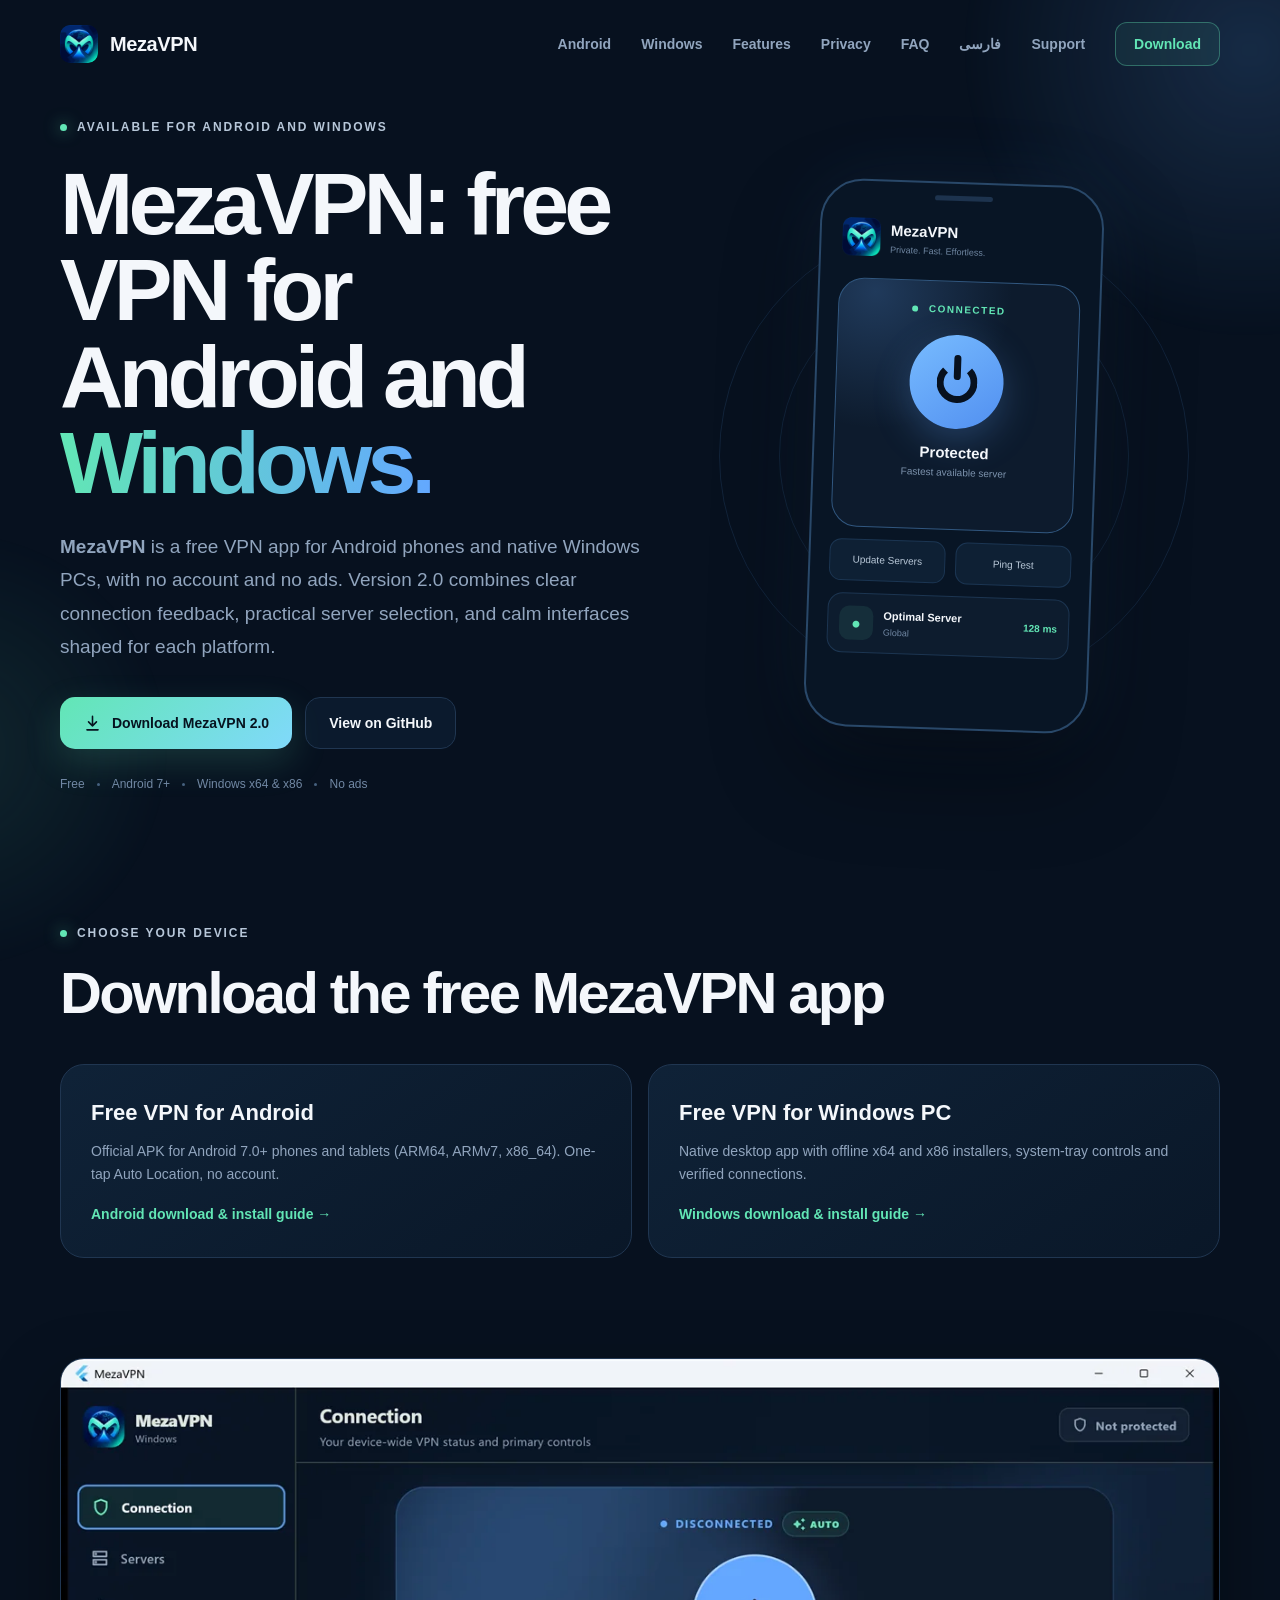
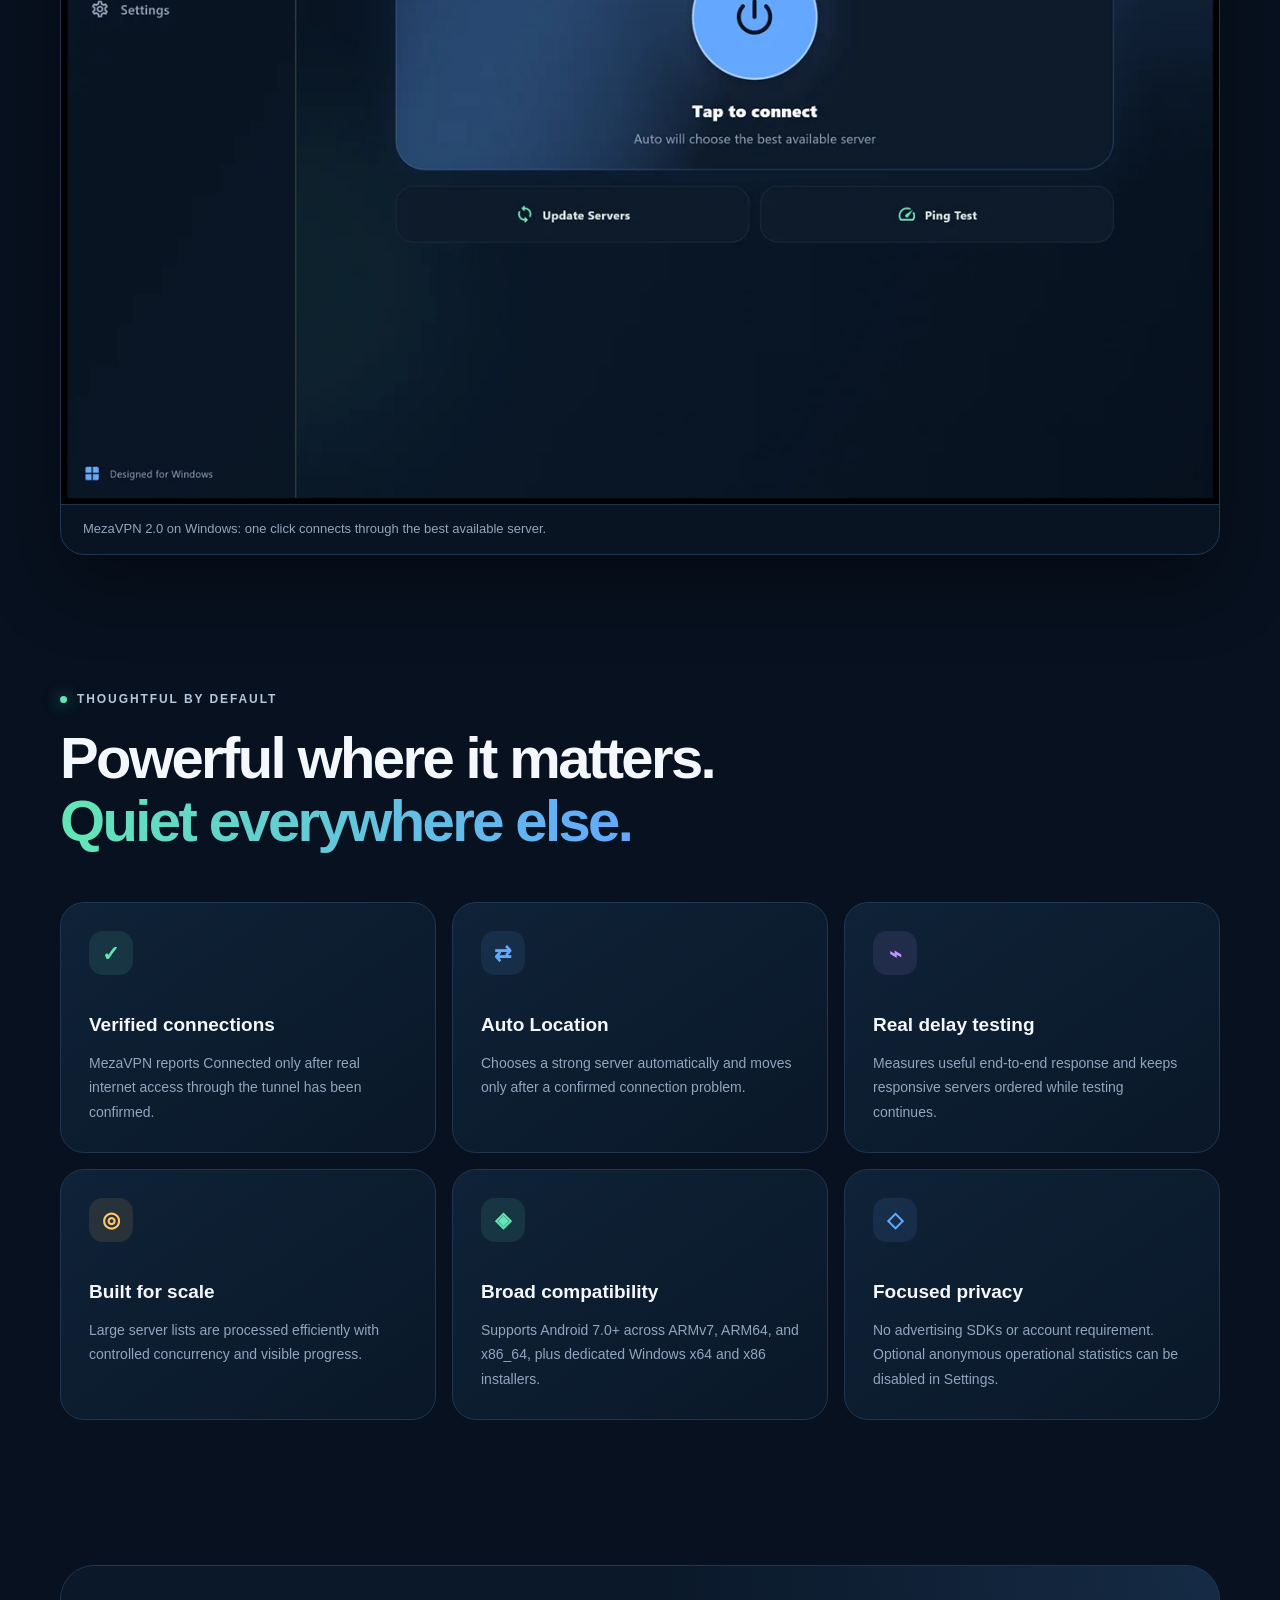
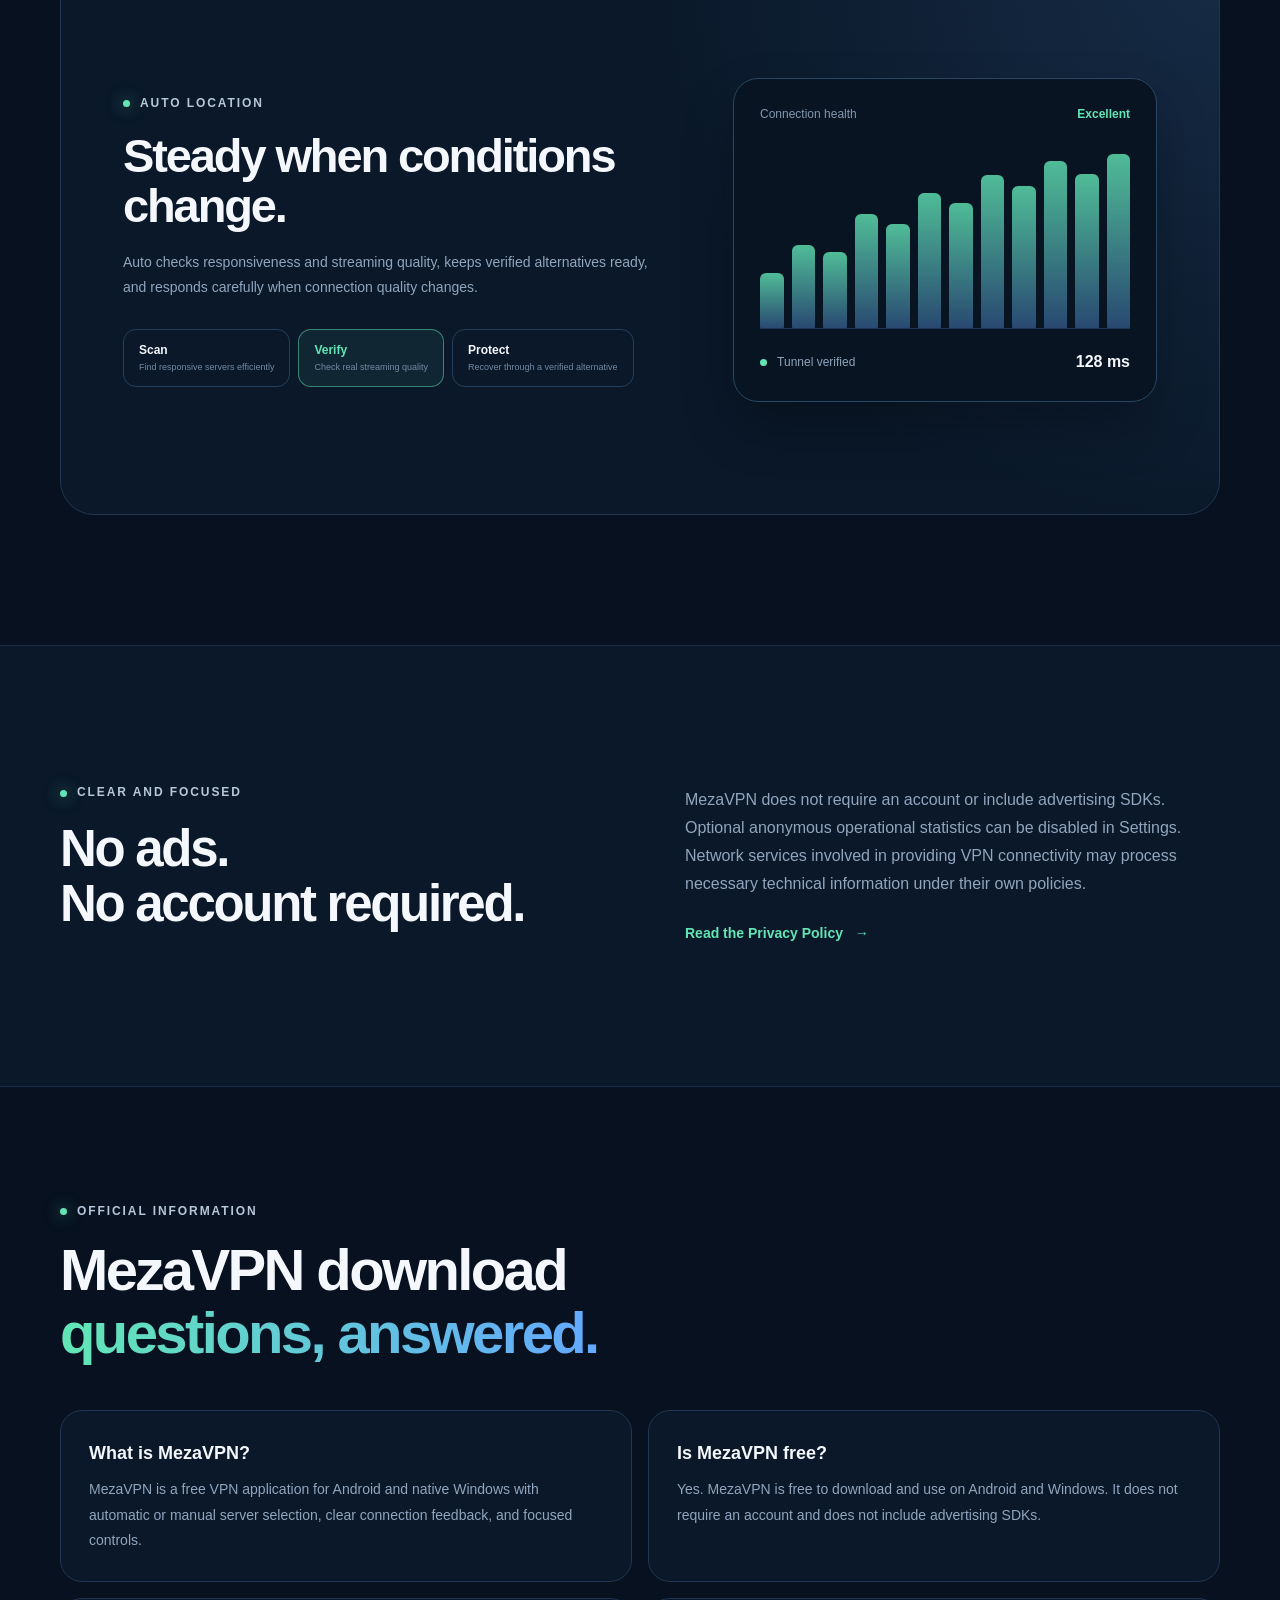
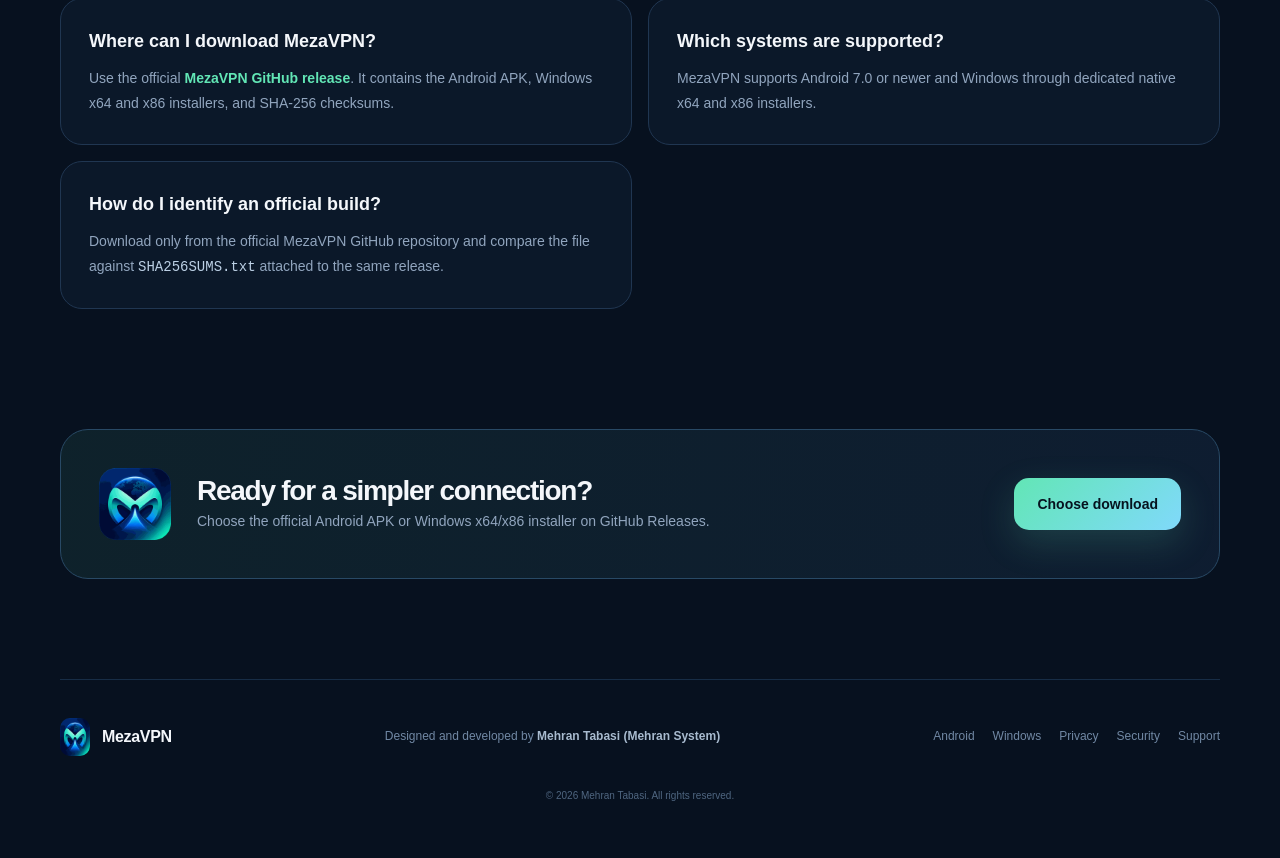
<file: docs/index.html>
<!doctype html>
<html lang="en">
<head>
  <meta charset="utf-8">
  <meta name="viewport" content="width=device-width,initial-scale=1">
  <meta name="theme-color" content="#07111f">
  <meta name="application-name" content="MezaVPN">
  <meta name="description" content="MezaVPN is a free VPN app for Android and Windows PC. No account, no ads, one-tap Auto Location and verified connections. Download the official APK and Windows installer.">
  <meta name="robots" content="index,follow,max-image-preview:large,max-snippet:-1,max-video-preview:-1">
  <meta name="googlebot" content="index,follow">
  <link rel="canonical" href="https://mehrantabasi.github.io/MezaVPN/">
  <link rel="alternate" hreflang="en" href="https://mehrantabasi.github.io/MezaVPN/">
  <link rel="alternate" hreflang="fa" href="https://mehrantabasi.github.io/MezaVPN/fa.html">
  <link rel="alternate" hreflang="x-default" href="https://mehrantabasi.github.io/MezaVPN/">
  <meta property="og:title" content="MezaVPN – Free VPN for Android and Windows">
  <meta property="og:description" content="Official MezaVPN 2.0 downloads, supported platforms, features, privacy information, and verified GitHub releases.">
  <meta property="og:type" content="website">
  <meta property="og:url" content="https://mehrantabasi.github.io/MezaVPN/">
  <meta property="og:image" content="https://mehrantabasi.github.io/MezaVPN/assets/og-image.jpg">
  <meta property="og:image:width" content="1200">
  <meta property="og:image:height" content="630">
  <meta property="og:image:alt" content="MezaVPN – free VPN for Android and Windows PC">
  <meta property="og:site_name" content="MezaVPN">
  <meta property="og:locale" content="en_US">
  <meta property="og:locale:alternate" content="fa_IR">
  <meta name="twitter:card" content="summary_large_image">
  <meta name="twitter:title" content="MezaVPN – Free VPN for Android and Windows">
  <meta name="twitter:description" content="Official MezaVPN downloads, features, privacy information, and release guidance.">
  <meta name="twitter:image" content="https://mehrantabasi.github.io/MezaVPN/assets/og-image.jpg">
  <title>MezaVPN – Free VPN for Android &amp; Windows | Official Download</title>
  <link rel="icon" href="assets/favicon-48.png" sizes="48x48" type="image/png">
  <link rel="icon" href="assets/icon-192.png" sizes="192x192" type="image/png">
  <link rel="apple-touch-icon" href="assets/apple-touch-icon.png">
  <link rel="manifest" href="site.webmanifest">
  <link rel="stylesheet" href="styles.css">
  <script type="application/ld+json">
  {
    "@context": "https://schema.org",
    "@graph": [
      {
        "@type": "SoftwareApplication",
        "@id": "https://mehrantabasi.github.io/MezaVPN/#app",
        "name": "MezaVPN",
        "alternateName": ["Meza VPN", "MezaVPN 2.0", "مزا وی پی ان"],
        "description": "Free VPN app for Android and native Windows with one-tap Auto Location, manual server selection and verified connection status. No account and no advertising SDKs.",
        "inLanguage": "en",
        "applicationCategory": "SecurityApplication",
        "applicationSubCategory": "VPN",
        "operatingSystem": "Android 7.0 or later, Windows (x64 and x86)",
        "softwareVersion": "2.0.0",
        "datePublished": "2026-09-27",
        "url": "https://mehrantabasi.github.io/MezaVPN/",
        "sameAs": ["https://github.com/mehrantabasi/MezaVPN"],
        "downloadUrl": "https://github.com/mehrantabasi/MezaVPN/releases/latest",
        "image": "https://mehrantabasi.github.io/MezaVPN/assets/logo-512.png",
        "screenshot": "https://mehrantabasi.github.io/MezaVPN/assets/mezavpn-windows-screenshot.jpg",
        "featureList": ["One-tap Auto Location", "Manual server selection with search and filters", "Verified connection status", "Real delay testing", "No account required", "No advertising SDKs"],
        "isAccessibleForFree": true,
        "offers": {"@type": "Offer", "price": "0", "priceCurrency": "USD", "availability": "https://schema.org/InStock"},
        "author": {"@type": "Person", "name": "Mehran Tabasi"},
        "publisher": {"@id": "https://mehrantabasi.github.io/MezaVPN/#publisher"}
      },
      {
        "@type": "Organization",
        "@id": "https://mehrantabasi.github.io/MezaVPN/#publisher",
        "name": "Mehran System",
        "url": "https://mehran-system.ir/",
        "logo": "https://mehrantabasi.github.io/MezaVPN/assets/logo-512.png",
        "founder": {"@type": "Person", "name": "Mehran Tabasi", "sameAs": "https://github.com/mehrantabasi"}
      },
      {
        "@type": "WebSite",
        "@id": "https://mehrantabasi.github.io/MezaVPN/#website",
        "name": "MezaVPN",
        "alternateName": ["Meza VPN", "مزا وی پی ان"],
        "url": "https://mehrantabasi.github.io/MezaVPN/",
        "inLanguage": ["en", "fa"],
        "publisher": {"@id": "https://mehrantabasi.github.io/MezaVPN/#publisher"}
      },
      {
        "@type": "FAQPage",
        "mainEntity": [
          {"@type": "Question", "name": "What is MezaVPN?", "acceptedAnswer": {"@type": "Answer", "text": "MezaVPN is a free VPN application for Android and native Windows with automatic or manual server selection, clear connection feedback, and focused controls."}},
          {"@type": "Question", "name": "Is MezaVPN free?", "acceptedAnswer": {"@type": "Answer", "text": "Yes. MezaVPN is free to download and use on Android and Windows. It does not require an account and does not include advertising SDKs."}},
          {"@type": "Question", "name": "Where can I download MezaVPN?", "acceptedAnswer": {"@type": "Answer", "text": "Use the official MezaVPN GitHub release. It contains the Android APK, Windows x64 and x86 installers, and SHA-256 checksums."}},
          {"@type": "Question", "name": "Which systems are supported?", "acceptedAnswer": {"@type": "Answer", "text": "MezaVPN supports Android 7.0 or newer and Windows through dedicated native x64 and x86 installers."}},
          {"@type": "Question", "name": "How do I identify an official build?", "acceptedAnswer": {"@type": "Answer", "text": "Download only from the official MezaVPN GitHub repository and compare the file against SHA256SUMS.txt attached to the same release."}}
        ]
      }
    ]
  }
  </script>
</head>
<body>
  <div class="ambient ambient-one"></div>
  <div class="ambient ambient-two"></div>

  <header class="nav wrap">
    <a class="brand" href="#top" aria-label="MezaVPN home">
      <img src="assets/icon-192.png" alt="" width="38" height="38">
      <span>MezaVPN</span>
    </a>
    <nav aria-label="Main navigation">
      <a href="vpn-for-android.html">Android</a>
      <a href="vpn-for-windows.html">Windows</a>
      <a href="#features">Features</a>
      <a href="#privacy">Privacy</a>
      <a href="#faq">FAQ</a>
      <a href="fa.html" lang="fa">فارسی</a>
      <a href="https://github.com/mehrantabasi/MezaVPN/issues">Support</a>
      <a class="nav-download" href="https://github.com/mehrantabasi/MezaVPN/releases/latest">Download</a>
    </nav>
  </header>

  <main id="top">
    <section class="hero wrap">
      <div class="hero-copy">
        <div class="eyebrow"><span></span> Available for Android and Windows</div>
        <h1>MezaVPN: free VPN for Android and <em>Windows.</em></h1>
        <p><strong>MezaVPN</strong> is a free VPN app for Android phones and native Windows PCs, with no account and no ads. Version 2.0 combines clear connection feedback, practical server selection, and calm interfaces shaped for each platform.</p>
        <div class="actions">
          <a class="button primary" href="https://github.com/mehrantabasi/MezaVPN/releases/latest">
            <svg viewBox="0 0 24 24" aria-hidden="true"><path d="M12 3v12m0 0 5-5m-5 5-5-5M5 20h14"/></svg>
            Download MezaVPN 2.0
          </a>
          <a class="button secondary" href="https://github.com/mehrantabasi/MezaVPN">View on GitHub</a>
        </div>
        <div class="meta">
          <span>Free</span><i></i><span>Android 7+</span><i></i><span>Windows x64 &amp; x86</span><i></i><span>No ads</span>
        </div>
      </div>

      <div class="device-scene" role="img" aria-label="MezaVPN interface preview">
        <div class="orbit orbit-one"></div>
        <div class="orbit orbit-two"></div>
        <div class="phone">
          <div class="speaker"></div>
          <div class="appbar">
            <img src="assets/icon-192.png" alt="" width="38" height="38">
            <div><strong>MezaVPN</strong><small>Private. Fast. Effortless.</small></div>
          </div>
          <div class="connection-card">
            <div class="status"><span></span> CONNECTED</div>
            <div class="power"><div></div></div>
            <strong>Protected</strong>
            <small>Fastest available server</small>
          </div>
          <div class="quick-row"><span>Update Servers</span><span>Ping Test</span></div>
          <div class="server">
            <div class="globe">●</div>
            <div><strong>Optimal Server</strong><small>Global</small></div>
            <b>128 ms</b>
          </div>
        </div>
      </div>
    </section>

    <section class="platforms wrap" aria-labelledby="platforms-title">
      <div class="section-heading">
        <div class="eyebrow"><span></span> Choose your device</div>
        <h2 id="platforms-title">Download the free MezaVPN app</h2>
      </div>
      <div class="platform-grid">
        <a href="vpn-for-android.html"><h3>Free VPN for Android</h3><p>Official APK for Android 7.0+ phones and tablets (ARM64, ARMv7, x86_64). One-tap Auto Location, no account.</p><span>Android download &amp; install guide →</span></a>
        <a href="vpn-for-windows.html"><h3>Free VPN for Windows PC</h3><p>Native desktop app with offline x64 and x86 installers, system-tray controls and verified connections.</p><span>Windows download &amp; install guide →</span></a>
      </div>
    </section>

    <section class="screens wrap" aria-label="MezaVPN screenshot">
      <figure>
        <picture>
          <source srcset="assets/mezavpn-windows-screenshot.webp" type="image/webp">
          <img src="assets/mezavpn-windows-screenshot.jpg" width="1280" height="824" alt="MezaVPN VPN app for Windows – connection screen with Auto mode" loading="lazy">
        </picture>
        <figcaption>MezaVPN 2.0 on Windows: one click connects through the best available server.</figcaption>
      </figure>
    </section>

    <section id="features" class="section wrap">
      <div class="section-heading">
        <div class="eyebrow"><span></span> Thoughtful by default</div>
        <h2>Powerful where it matters.<br><em>Quiet everywhere else.</em></h2>
      </div>
      <div class="feature-grid">
        <article>
          <div class="icon mint">✓</div>
          <h3>Verified connections</h3>
          <p>MezaVPN reports Connected only after real internet access through the tunnel has been confirmed.</p>
        </article>
        <article>
          <div class="icon blue">⇄</div>
          <h3>Auto Location</h3>
          <p>Chooses a strong server automatically and moves only after a confirmed connection problem.</p>
        </article>
        <article>
          <div class="icon violet">⌁</div>
          <h3>Real delay testing</h3>
          <p>Measures useful end-to-end response and keeps responsive servers ordered while testing continues.</p>
        </article>
        <article>
          <div class="icon amber">◎</div>
          <h3>Built for scale</h3>
          <p>Large server lists are processed efficiently with controlled concurrency and visible progress.</p>
        </article>
        <article>
          <div class="icon mint">◈</div>
          <h3>Broad compatibility</h3>
          <p>Supports Android 7.0+ across ARMv7, ARM64, and x86_64, plus dedicated Windows x64 and x86 installers.</p>
        </article>
        <article>
          <div class="icon blue">◇</div>
          <h3>Focused privacy</h3>
          <p>No advertising SDKs or account requirement. Optional anonymous operational statistics can be disabled in Settings.</p>
        </article>
      </div>
    </section>

    <section class="failover wrap">
      <div class="failover-copy">
        <div class="eyebrow"><span></span> Auto Location</div>
        <h2>Steady when conditions change.</h2>
        <p>Auto checks responsiveness and streaming quality, keeps verified alternatives ready, and responds carefully when connection quality changes.</p>
        <ul>
          <li><b>Scan</b><span>Find responsive servers efficiently</span></li>
          <li class="active"><b>Verify</b><span>Check real streaming quality</span></li>
          <li><b>Protect</b><span>Recover through a verified alternative</span></li>
        </ul>
      </div>
      <div class="signal-card">
        <div class="signal-head"><span>Connection health</span><b>Excellent</b></div>
        <div class="bars">
          <i style="height:32%"></i><i style="height:48%"></i><i style="height:44%"></i><i style="height:66%"></i>
          <i style="height:60%"></i><i style="height:78%"></i><i style="height:72%"></i><i style="height:88%"></i>
          <i style="height:82%"></i><i style="height:96%"></i><i style="height:89%"></i><i style="height:100%"></i>
        </div>
        <div class="signal-foot"><span><i></i> Tunnel verified</span><strong>128 ms</strong></div>
      </div>
    </section>

    <section id="privacy" class="privacy">
      <div class="wrap privacy-inner">
        <div>
          <div class="eyebrow"><span></span> Clear and focused</div>
          <h2>No ads.<br>No account required.</h2>
        </div>
        <div>
          <p>MezaVPN does not require an account or include advertising SDKs. Optional anonymous operational statistics can be disabled in Settings. Network services involved in providing VPN connectivity may process necessary technical information under their own policies.</p>
          <a href="privacy.html">Read the Privacy Policy <span>→</span></a>
        </div>
      </div>
    </section>

    <section id="faq" class="faq wrap">
      <div class="section-heading">
        <div class="eyebrow"><span></span> Official information</div>
        <h2>MezaVPN download<br><em>questions, answered.</em></h2>
      </div>
      <div class="faq-grid">
        <article><h3>What is MezaVPN?</h3><p>MezaVPN is a free VPN application for Android and native Windows with automatic or manual server selection, clear connection feedback, and focused controls.</p></article>
        <article><h3>Is MezaVPN free?</h3><p>Yes. MezaVPN is free to download and use on Android and Windows. It does not require an account and does not include advertising SDKs.</p></article>
        <article><h3>Where can I download MezaVPN?</h3><p>Use the official <a href="https://github.com/mehrantabasi/MezaVPN/releases/latest">MezaVPN GitHub release</a>. It contains the Android APK, Windows x64 and x86 installers, and SHA-256 checksums.</p></article>
        <article><h3>Which systems are supported?</h3><p>MezaVPN supports Android 7.0 or newer and Windows through dedicated native x64 and x86 installers.</p></article>
        <article><h3>How do I identify an official build?</h3><p>Download only from the official MezaVPN GitHub repository and compare the file against <code>SHA256SUMS.txt</code> attached to the same release.</p></article>
      </div>
    </section>

    <section class="download wrap">
      <img src="assets/icon-192.png" alt="MezaVPN app icon" width="72" height="72" loading="lazy">
      <div>
        <h2>Ready for a simpler connection?</h2>
        <p>Choose the official Android APK or Windows x64/x86 installer on GitHub Releases.</p>
      </div>
      <a class="button primary" href="https://github.com/mehrantabasi/MezaVPN/releases/latest">Choose download</a>
    </section>
  </main>

  <footer class="wrap">
    <div class="brand"><img src="assets/icon-192.png" alt="" width="38" height="38"><span>MezaVPN</span></div>
    <p>Designed and developed by <strong>Mehran Tabasi (Mehran System)</strong></p>
    <div><a href="vpn-for-android.html">Android</a><a href="vpn-for-windows.html">Windows</a><a href="privacy.html">Privacy</a><a href="https://github.com/mehrantabasi/MezaVPN/security">Security</a><a href="https://github.com/mehrantabasi/MezaVPN/issues">Support</a></div>
    <small>© 2026 Mehran Tabasi. All rights reserved.</small>
  </footer>
</body>
</html>
</file>
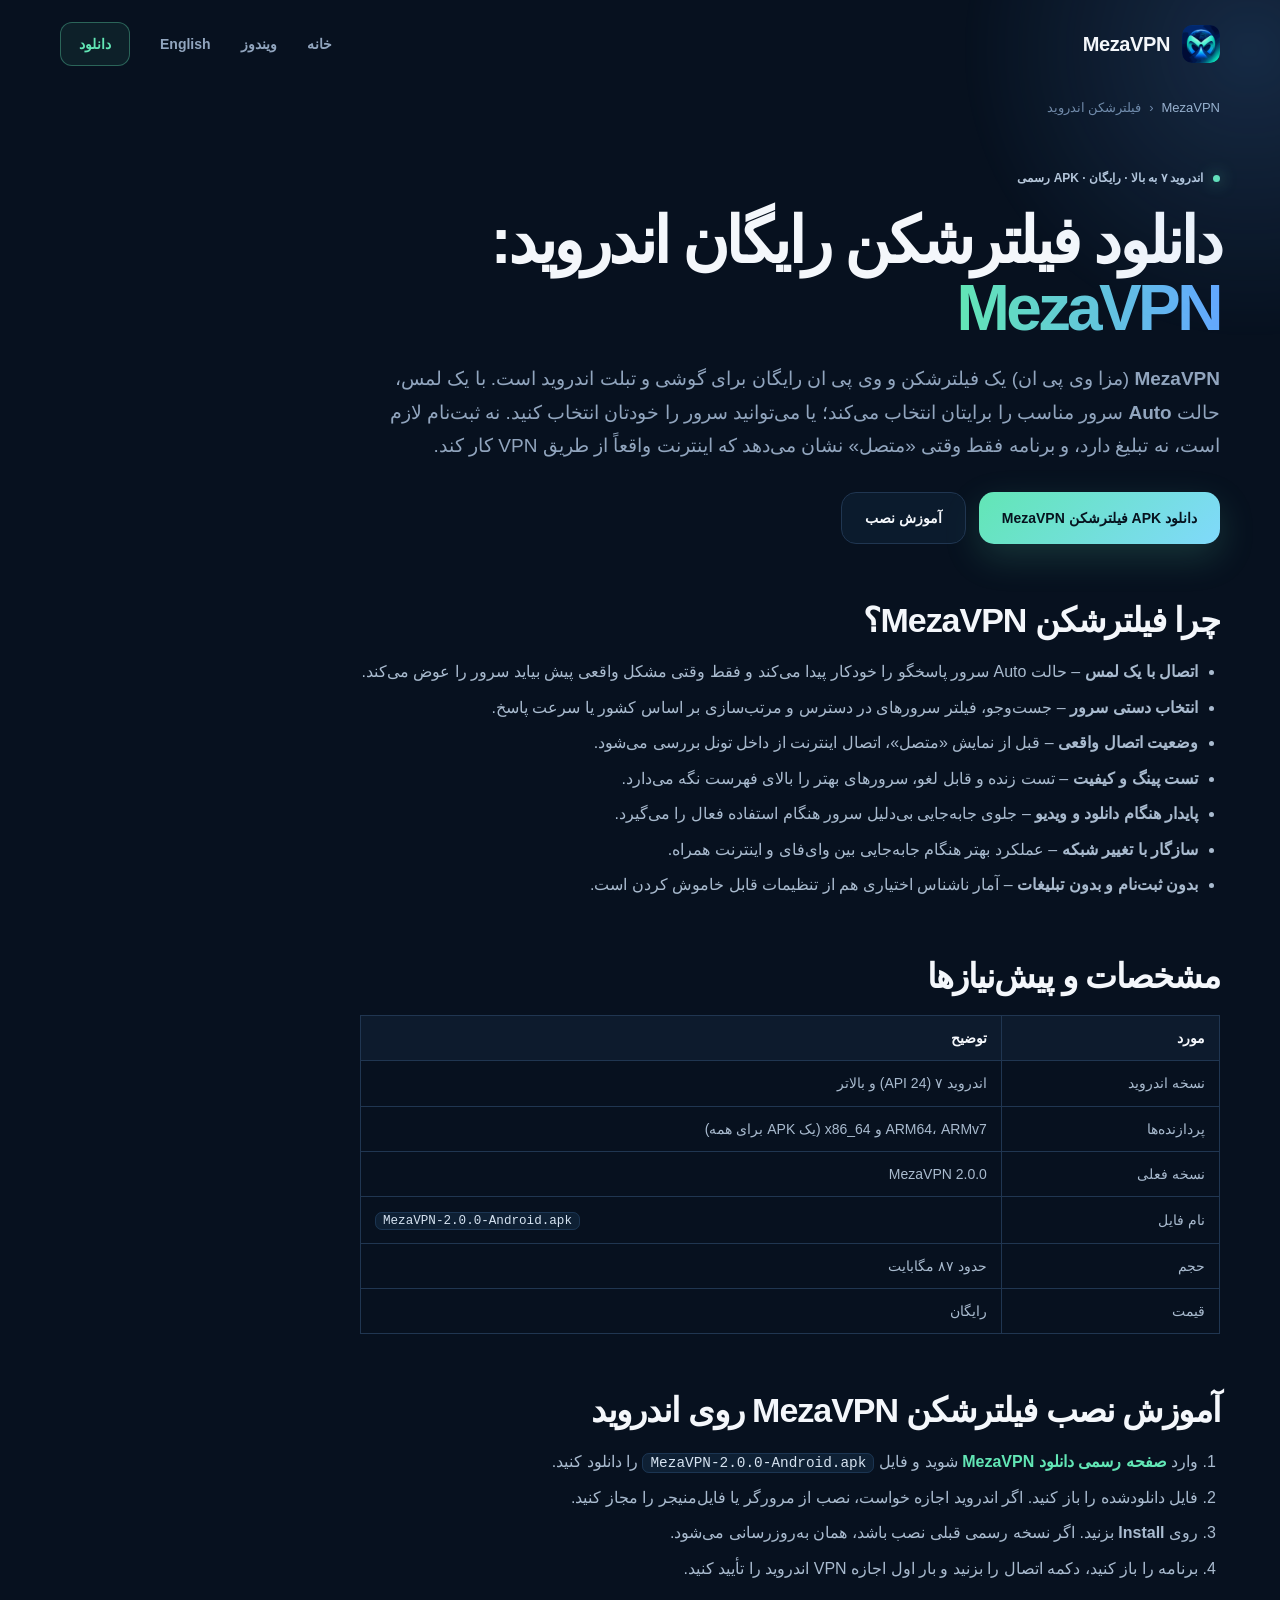
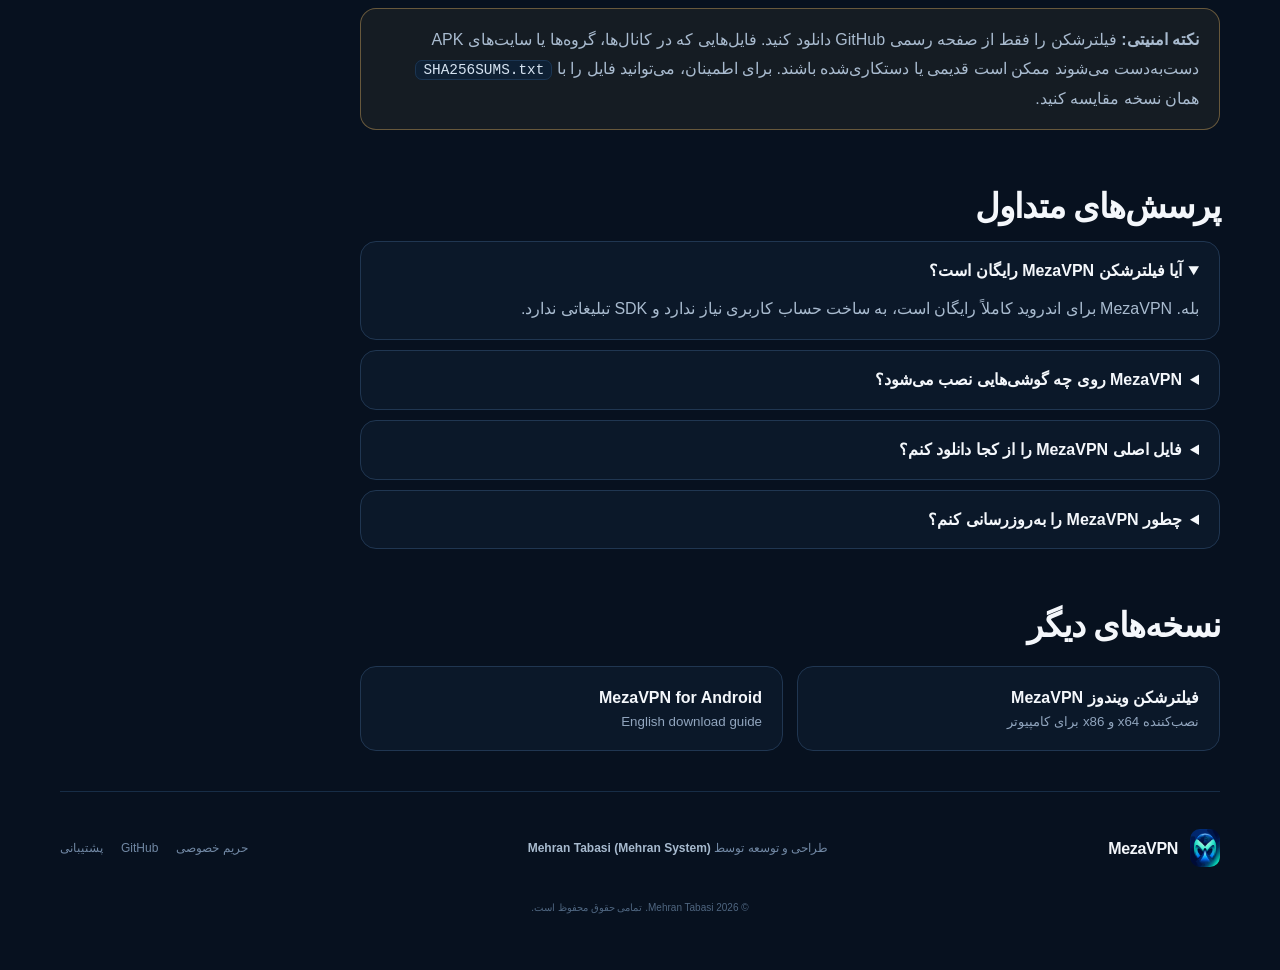
<file: docs/fa-android.html>
<!doctype html>
<html lang="fa" dir="rtl">
<head>
  <meta charset="utf-8">
  <meta name="viewport" content="width=device-width,initial-scale=1">
  <meta name="theme-color" content="#07111f">
  <title>دانلود فیلترشکن رایگان اندروید – MezaVPN (مزا وی پی ان)</title>
  <meta name="description" content="دانلود رایگان فیلترشکن و وی پی ان MezaVPN برای اندروید ۷ به بالا؛ بدون ثبت‌نام، بدون تبلیغات، اتصال با یک لمس و انتخاب خودکار بهترین سرور. فایل APK رسمی و امن.">
  <meta name="robots" content="index,follow,max-image-preview:large,max-snippet:-1,max-video-preview:-1">
  <link rel="canonical" href="https://mehrantabasi.github.io/MezaVPN/fa-android.html">
  <link rel="alternate" hreflang="fa" href="https://mehrantabasi.github.io/MezaVPN/fa-android.html">
  <link rel="alternate" hreflang="en" href="https://mehrantabasi.github.io/MezaVPN/vpn-for-android.html">
  <link rel="alternate" hreflang="x-default" href="https://mehrantabasi.github.io/MezaVPN/vpn-for-android.html">
  <meta property="og:title" content="دانلود فیلترشکن رایگان اندروید – MezaVPN">
  <meta property="og:description" content="وی پی ان رایگان MezaVPN برای اندروید؛ بدون ثبت‌نام و بدون تبلیغات، با انتخاب خودکار سرور. دانلود APK رسمی.">
  <meta property="og:type" content="website">
  <meta property="og:url" content="https://mehrantabasi.github.io/MezaVPN/fa-android.html">
  <meta property="og:image" content="https://mehrantabasi.github.io/MezaVPN/assets/og-image.jpg">
  <meta property="og:image:width" content="1200">
  <meta property="og:image:height" content="630">
  <meta property="og:site_name" content="MezaVPN">
  <meta property="og:locale" content="fa_IR">
  <meta name="twitter:card" content="summary_large_image">
  <meta name="twitter:image" content="https://mehrantabasi.github.io/MezaVPN/assets/og-image.jpg">
  <link rel="icon" href="assets/favicon-48.png" sizes="48x48" type="image/png">
  <link rel="icon" href="assets/icon-192.png" sizes="192x192" type="image/png">
  <link rel="apple-touch-icon" href="assets/apple-touch-icon.png">
  <link rel="manifest" href="site.webmanifest">
  <link rel="stylesheet" href="styles.css">
  <style>body{font-family:Tahoma,"Segoe UI",sans-serif}.eyebrow{letter-spacing:0}</style>
  <script type="application/ld+json">
  {
    "@context": "https://schema.org",
    "@graph": [
      {
        "@type": "MobileApplication",
        "name": "MezaVPN برای اندروید",
        "alternateName": ["MezaVPN", "مزا وی پی ان", "فیلترشکن MezaVPN"],
        "description": "فیلترشکن و وی پی ان رایگان برای اندروید ۷ به بالا با اتصال یک‌لمسی، انتخاب خودکار یا دستی سرور و نمایش واقعی وضعیت اتصال؛ بدون حساب کاربری و بدون تبلیغات.",
        "inLanguage": "fa",
        "applicationCategory": "SecurityApplication",
        "operatingSystem": "Android 7.0 or later",
        "softwareVersion": "2.0.0",
        "url": "https://mehrantabasi.github.io/MezaVPN/fa-android.html",
        "downloadUrl": "https://github.com/mehrantabasi/MezaVPN/releases/latest",
        "image": "https://mehrantabasi.github.io/MezaVPN/assets/logo-512.png",
        "isAccessibleForFree": true,
        "offers": {"@type": "Offer", "price": "0", "priceCurrency": "USD"},
        "author": {"@type": "Person", "name": "Mehran Tabasi"},
        "publisher": {"@id": "https://mehrantabasi.github.io/MezaVPN/#publisher"}
      },
      {
        "@type": "Organization",
        "@id": "https://mehrantabasi.github.io/MezaVPN/#publisher",
        "name": "Mehran System",
        "url": "https://mehran-system.ir/",
        "logo": "https://mehrantabasi.github.io/MezaVPN/assets/logo-512.png"
      },
      {
        "@type": "BreadcrumbList",
        "itemListElement": [
          {"@type": "ListItem", "position": 1, "name": "MezaVPN", "item": "https://mehrantabasi.github.io/MezaVPN/fa.html"},
          {"@type": "ListItem", "position": 2, "name": "فیلترشکن اندروید", "item": "https://mehrantabasi.github.io/MezaVPN/fa-android.html"}
        ]
      },
      {
        "@type": "FAQPage",
        "mainEntity": [
          {"@type": "Question", "name": "آیا فیلترشکن MezaVPN رایگان است؟", "acceptedAnswer": {"@type": "Answer", "text": "بله. MezaVPN برای اندروید کاملاً رایگان است، به ساخت حساب کاربری نیاز ندارد و SDK تبلیغاتی ندارد."}},
          {"@type": "Question", "name": "MezaVPN روی چه گوشی‌هایی نصب می‌شود؟", "acceptedAnswer": {"@type": "Answer", "text": "روی اندروید ۷ (API 24) و بالاتر. یک فایل APK واحد برای پردازنده‌های ARM64، ARMv7 و x86_64 عرضه می‌شود."}},
          {"@type": "Question", "name": "فایل اصلی MezaVPN را از کجا دانلود کنم؟", "acceptedAnswer": {"@type": "Answer", "text": "فقط از صفحه رسمی انتشار MezaVPN در GitHub. نسخه‌های کانال‌ها و سایت‌های دیگر ممکن است قدیمی یا دستکاری‌شده باشند."}},
          {"@type": "Question", "name": "چطور MezaVPN را به‌روزرسانی کنم؟", "acceptedAnswer": {"@type": "Answer", "text": "آخرین APK رسمی را دانلود کنید و روی نسخه فعلی نصب کنید؛ نسخه‌های رسمی بدون نیاز به حذف برنامه به‌روزرسانی می‌شوند."}}
        ]
      }
    ]
  }
  </script>
</head>
<body>
  <div class="ambient ambient-one"></div>
  <header class="nav wrap">
    <a class="brand" href="fa.html" aria-label="صفحه اصلی MezaVPN"><img src="assets/icon-192.png" alt="" width="38" height="38"><span>MezaVPN</span></a>
    <nav aria-label="منوی اصلی">
      <a href="fa.html">خانه</a>
      <a href="fa-windows.html">ویندوز</a>
      <a href="vpn-for-android.html" lang="en" dir="ltr">English</a>
      <a class="nav-download" href="https://github.com/mehrantabasi/MezaVPN/releases/latest">دانلود</a>
    </nav>
  </header>

  <main class="wrap">
    <nav class="crumbs" aria-label="مسیر صفحه"><a href="fa.html">MezaVPN</a><span>‹</span>فیلترشکن اندروید</nav>
    <article class="article">
      <div class="eyebrow"><span></span> اندروید ۷ به بالا · رایگان · APK رسمی</div>
      <h1>دانلود فیلترشکن رایگان اندروید: <em>MezaVPN</em></h1>
      <p class="lead"><strong>MezaVPN</strong> (مزا وی پی ان) یک فیلترشکن و وی پی ان رایگان برای گوشی و تبلت اندروید است. با یک لمس، حالت <strong>Auto</strong> سرور مناسب را برایتان انتخاب می‌کند؛ یا می‌توانید سرور را خودتان انتخاب کنید. نه ثبت‌نام لازم است، نه تبلیغ دارد، و برنامه فقط وقتی «متصل» نشان می‌دهد که اینترنت واقعاً از طریق VPN کار کند.</p>
      <div class="actions">
        <a class="button primary" href="https://github.com/mehrantabasi/MezaVPN/releases/latest">دانلود APK فیلترشکن MezaVPN</a>
        <a class="button secondary" href="#install">آموزش نصب</a>
      </div>

      <h2>چرا فیلترشکن MezaVPN؟</h2>
      <ul>
        <li><strong>اتصال با یک لمس</strong> – حالت Auto سرور پاسخگو را خودکار پیدا می‌کند و فقط وقتی مشکل واقعی پیش بیاید سرور را عوض می‌کند.</li>
        <li><strong>انتخاب دستی سرور</strong> – جست‌وجو، فیلتر سرورهای در دسترس و مرتب‌سازی بر اساس کشور یا سرعت پاسخ.</li>
        <li><strong>وضعیت اتصال واقعی</strong> – قبل از نمایش «متصل»، اتصال اینترنت از داخل تونل بررسی می‌شود.</li>
        <li><strong>تست پینگ و کیفیت</strong> – تست زنده و قابل لغو، سرورهای بهتر را بالای فهرست نگه می‌دارد.</li>
        <li><strong>پایدار هنگام دانلود و ویدیو</strong> – جلوی جابه‌جایی بی‌دلیل سرور هنگام استفاده فعال را می‌گیرد.</li>
        <li><strong>سازگار با تغییر شبکه</strong> – عملکرد بهتر هنگام جابه‌جایی بین وای‌فای و اینترنت همراه.</li>
        <li><strong>بدون ثبت‌نام و بدون تبلیغات</strong> – آمار ناشناس اختیاری هم از تنظیمات قابل خاموش کردن است.</li>
      </ul>

      <h2>مشخصات و پیش‌نیازها</h2>
      <table>
        <tr><th>مورد</th><th>توضیح</th></tr>
        <tr><td>نسخه اندروید</td><td>اندروید ۷ (API 24) و بالاتر</td></tr>
        <tr><td>پردازنده‌ها</td><td>ARM64، ARMv7 و x86_64 (یک APK برای همه)</td></tr>
        <tr><td>نسخه فعلی</td><td>MezaVPN 2.0.0</td></tr>
        <tr><td>نام فایل</td><td dir="ltr"><code>MezaVPN-2.0.0-Android.apk</code></td></tr>
        <tr><td>حجم</td><td>حدود ۸۷ مگابایت</td></tr>
        <tr><td>قیمت</td><td>رایگان</td></tr>
      </table>

      <h2 id="install">آموزش نصب فیلترشکن MezaVPN روی اندروید</h2>
      <ol>
        <li>وارد <a href="https://github.com/mehrantabasi/MezaVPN/releases/latest">صفحه رسمی دانلود MezaVPN</a> شوید و فایل <code dir="ltr">MezaVPN-2.0.0-Android.apk</code> را دانلود کنید.</li>
        <li>فایل دانلودشده را باز کنید. اگر اندروید اجازه خواست، نصب از مرورگر یا فایل‌منیجر را مجاز کنید.</li>
        <li>روی <strong>Install</strong> بزنید. اگر نسخه رسمی قبلی نصب باشد، همان به‌روزرسانی می‌شود.</li>
        <li>برنامه را باز کنید، دکمه اتصال را بزنید و بار اول اجازه VPN اندروید را تأیید کنید.</li>
      </ol>
      <div class="note"><p><strong>نکته امنیتی:</strong> فیلترشکن را فقط از صفحه رسمی GitHub دانلود کنید. فایل‌هایی که در کانال‌ها، گروه‌ها یا سایت‌های APK دست‌به‌دست می‌شوند ممکن است قدیمی یا دستکاری‌شده باشند. برای اطمینان، می‌توانید فایل را با <code dir="ltr">SHA256SUMS.txt</code> همان نسخه مقایسه کنید.</p></div>

      <h2>پرسش‌های متداول</h2>
      <div class="faq-list">
        <details open><summary>آیا فیلترشکن MezaVPN رایگان است؟</summary><p>بله. MezaVPN برای اندروید کاملاً رایگان است، به ساخت حساب کاربری نیاز ندارد و SDK تبلیغاتی ندارد.</p></details>
        <details><summary>MezaVPN روی چه گوشی‌هایی نصب می‌شود؟</summary><p>روی اندروید ۷ و بالاتر، با پردازنده‌های ARM64، ARMv7 و x86_64.</p></details>
        <details><summary>فایل اصلی MezaVPN را از کجا دانلود کنم؟</summary><p>فقط از صفحه رسمی انتشار MezaVPN در GitHub. نسخه‌های جاهای دیگر ممکن است قدیمی یا دستکاری‌شده باشند.</p></details>
        <details><summary>چطور MezaVPN را به‌روزرسانی کنم؟</summary><p>برنامه وقتی نسخه رسمی جدید منتشر شود می‌تواند به شما اطلاع دهد. آخرین APK رسمی را دانلود کنید و روی نسخه فعلی نصب کنید.</p></details>
      </div>

      <h2>نسخه‌های دیگر</h2>
      <div class="related">
        <a href="fa-windows.html"><strong>فیلترشکن ویندوز MezaVPN</strong><small>نصب‌کننده x64 و x86 برای کامپیوتر</small></a>
        <a href="vpn-for-android.html" lang="en" dir="ltr"><strong>MezaVPN for Android</strong><small>English download guide</small></a>
      </div>
    </article>
  </main>

  <footer class="wrap">
    <div class="brand"><img src="assets/icon-192.png" alt="" width="30" height="30"><span>MezaVPN</span></div>
    <p>طراحی و توسعه توسط <strong>Mehran Tabasi (Mehran System)</strong></p>
    <div><a href="privacy.html">حریم خصوصی</a><a href="https://github.com/mehrantabasi/MezaVPN">GitHub</a><a href="https://github.com/mehrantabasi/MezaVPN/issues">پشتیبانی</a></div>
    <small>© 2026 Mehran Tabasi. تمامی حقوق محفوظ است.</small>
  </footer>
</body>
</html>
</file>
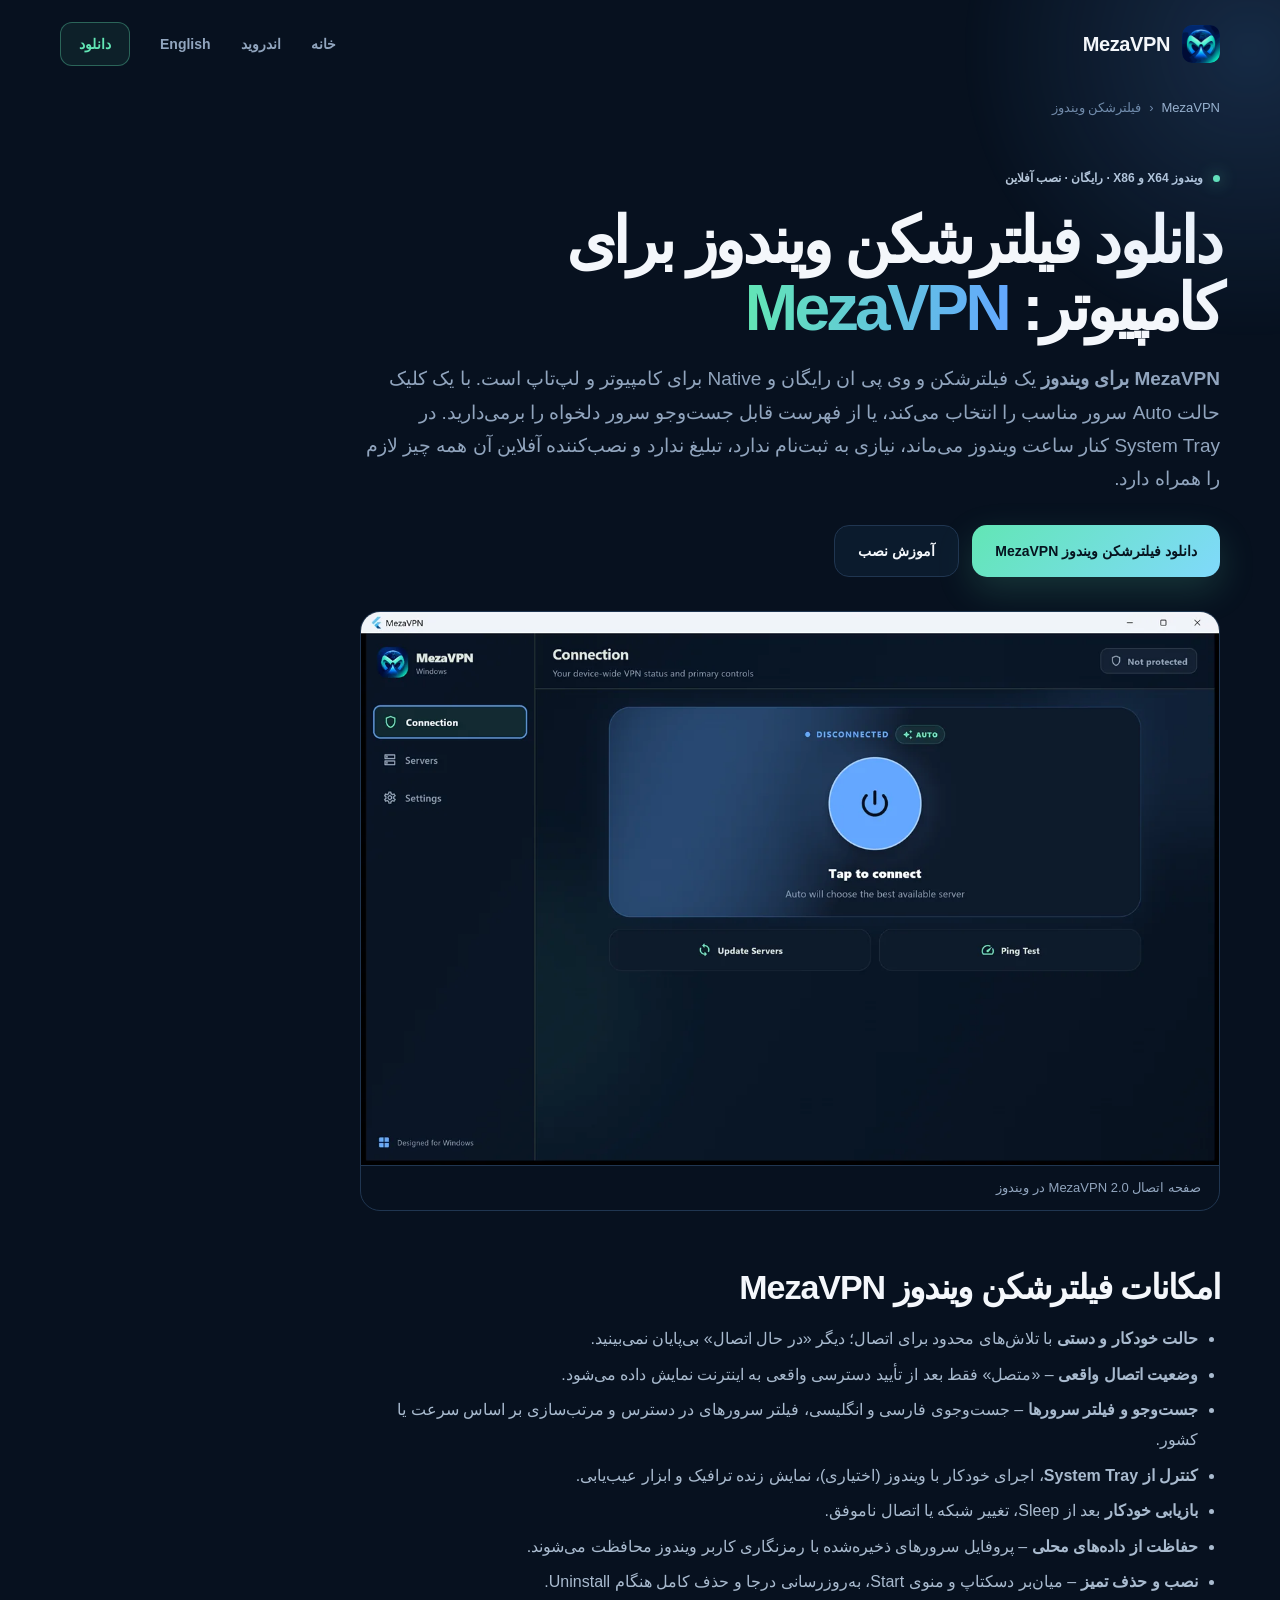
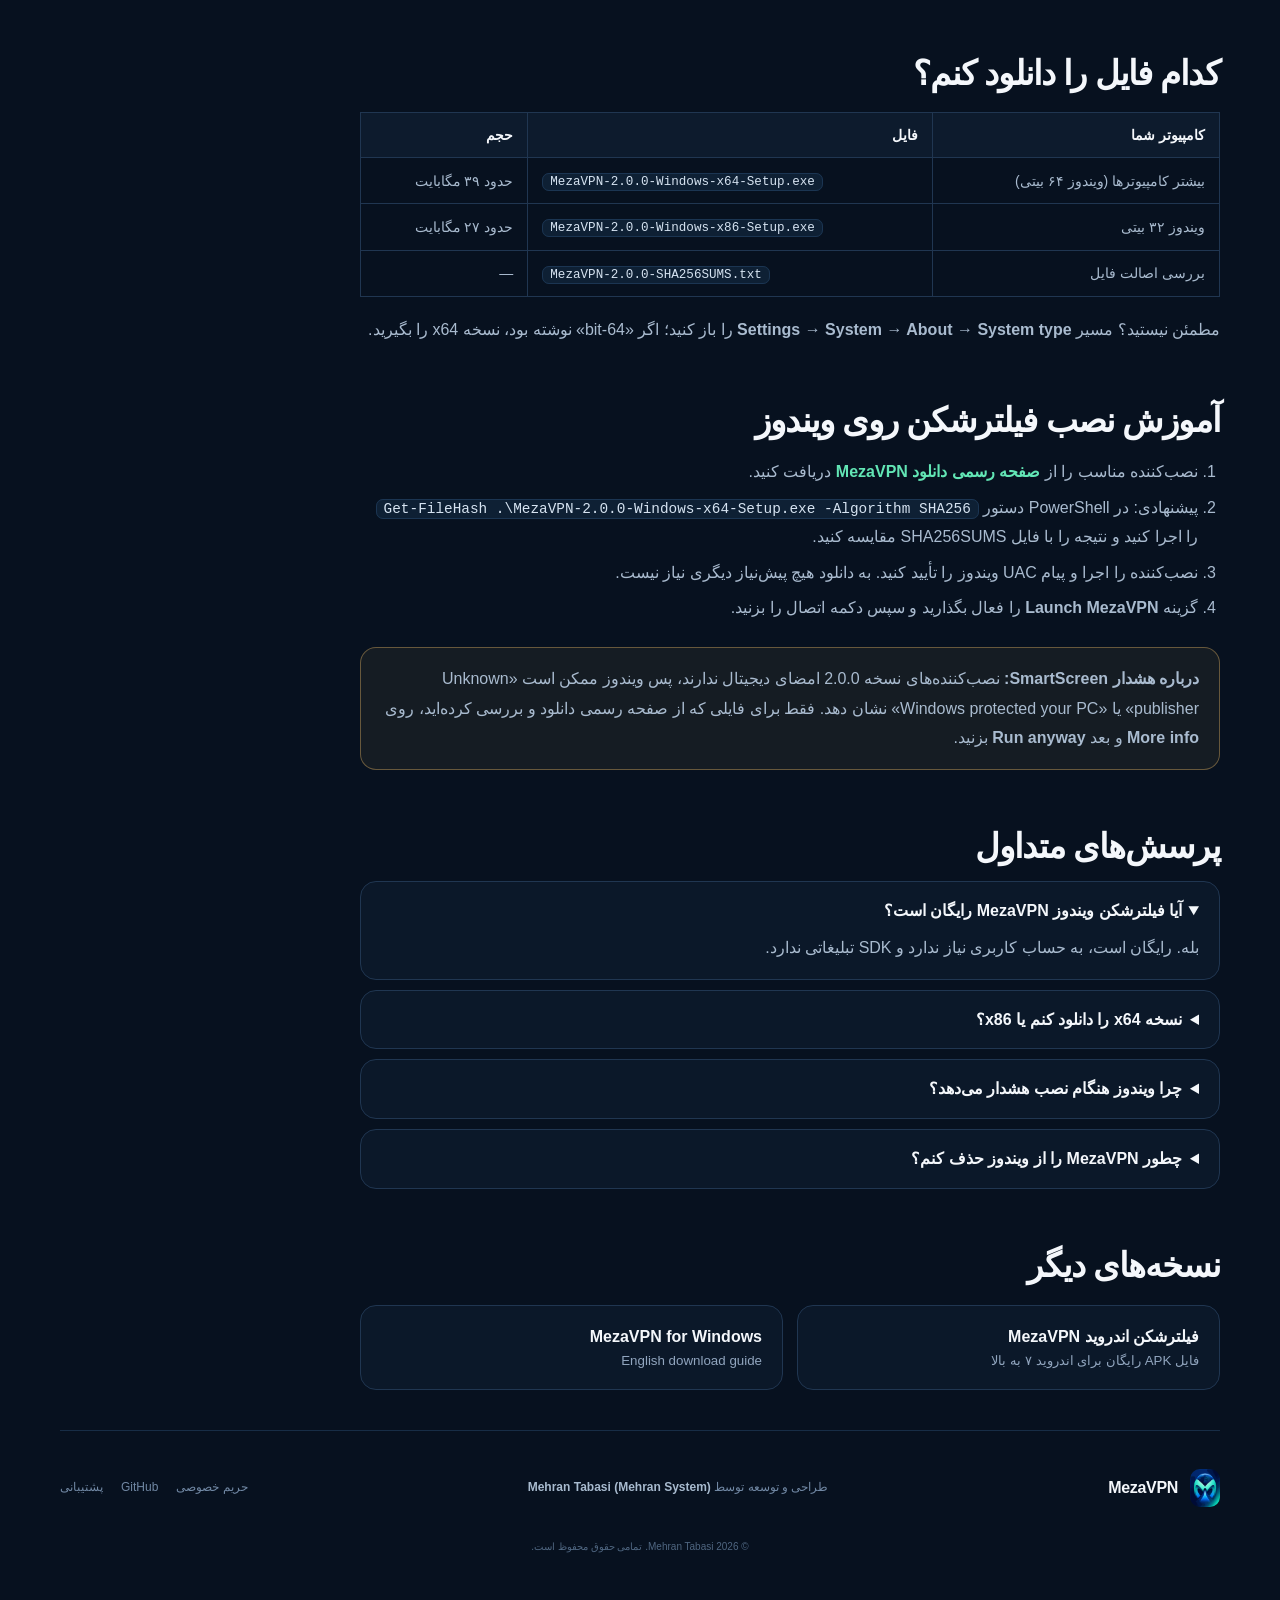
<file: docs/fa-windows.html>
<!doctype html>
<html lang="fa" dir="rtl">
<head>
  <meta charset="utf-8">
  <meta name="viewport" content="width=device-width,initial-scale=1">
  <meta name="theme-color" content="#07111f">
  <title>دانلود فیلترشکن ویندوز رایگان برای کامپیوتر – MezaVPN</title>
  <meta name="description" content="دانلود رایگان فیلترشکن و وی پی ان MezaVPN برای ویندوز و کامپیوتر؛ نصب‌کننده آفلاین x64 و x86، اتصال خودکار یا دستی، کنترل از System Tray، بدون ثبت‌نام و بدون تبلیغات.">
  <meta name="robots" content="index,follow,max-image-preview:large,max-snippet:-1,max-video-preview:-1">
  <link rel="canonical" href="https://mehrantabasi.github.io/MezaVPN/fa-windows.html">
  <link rel="alternate" hreflang="fa" href="https://mehrantabasi.github.io/MezaVPN/fa-windows.html">
  <link rel="alternate" hreflang="en" href="https://mehrantabasi.github.io/MezaVPN/vpn-for-windows.html">
  <link rel="alternate" hreflang="x-default" href="https://mehrantabasi.github.io/MezaVPN/vpn-for-windows.html">
  <meta property="og:title" content="دانلود فیلترشکن ویندوز رایگان – MezaVPN">
  <meta property="og:description" content="وی پی ان رایگان MezaVPN برای کامپیوتر؛ نسخه Native ویندوز با نصب‌کننده x64 و x86، بدون ثبت‌نام و بدون تبلیغات.">
  <meta property="og:type" content="website">
  <meta property="og:url" content="https://mehrantabasi.github.io/MezaVPN/fa-windows.html">
  <meta property="og:image" content="https://mehrantabasi.github.io/MezaVPN/assets/og-image.jpg">
  <meta property="og:image:width" content="1200">
  <meta property="og:image:height" content="630">
  <meta property="og:site_name" content="MezaVPN">
  <meta property="og:locale" content="fa_IR">
  <meta name="twitter:card" content="summary_large_image">
  <meta name="twitter:image" content="https://mehrantabasi.github.io/MezaVPN/assets/og-image.jpg">
  <link rel="icon" href="assets/favicon-48.png" sizes="48x48" type="image/png">
  <link rel="icon" href="assets/icon-192.png" sizes="192x192" type="image/png">
  <link rel="apple-touch-icon" href="assets/apple-touch-icon.png">
  <link rel="manifest" href="site.webmanifest">
  <link rel="stylesheet" href="styles.css">
  <style>body{font-family:Tahoma,"Segoe UI",sans-serif}.eyebrow{letter-spacing:0}</style>
  <script type="application/ld+json">
  {
    "@context": "https://schema.org",
    "@graph": [
      {
        "@type": "SoftwareApplication",
        "name": "MezaVPN برای ویندوز",
        "alternateName": ["MezaVPN", "مزا وی پی ان", "فیلترشکن MezaVPN"],
        "description": "فیلترشکن و وی پی ان رایگان Native برای ویندوز با اتصال خودکار یا دستی، نمایش واقعی وضعیت اتصال، جست‌وجوی سرور و کنترل از System Tray؛ بدون حساب کاربری و بدون تبلیغات.",
        "inLanguage": "fa",
        "applicationCategory": "SecurityApplication",
        "applicationSubCategory": "VPN",
        "operatingSystem": "Windows (x64 and x86), Windows 11 recommended",
        "softwareVersion": "2.0.0",
        "url": "https://mehrantabasi.github.io/MezaVPN/fa-windows.html",
        "downloadUrl": "https://github.com/mehrantabasi/MezaVPN/releases/latest",
        "image": "https://mehrantabasi.github.io/MezaVPN/assets/logo-512.png",
        "screenshot": "https://mehrantabasi.github.io/MezaVPN/assets/mezavpn-windows-screenshot.jpg",
        "isAccessibleForFree": true,
        "offers": {"@type": "Offer", "price": "0", "priceCurrency": "USD"},
        "author": {"@type": "Person", "name": "Mehran Tabasi"},
        "publisher": {"@id": "https://mehrantabasi.github.io/MezaVPN/#publisher"}
      },
      {
        "@type": "Organization",
        "@id": "https://mehrantabasi.github.io/MezaVPN/#publisher",
        "name": "Mehran System",
        "url": "https://mehran-system.ir/",
        "logo": "https://mehrantabasi.github.io/MezaVPN/assets/logo-512.png"
      },
      {
        "@type": "BreadcrumbList",
        "itemListElement": [
          {"@type": "ListItem", "position": 1, "name": "MezaVPN", "item": "https://mehrantabasi.github.io/MezaVPN/fa.html"},
          {"@type": "ListItem", "position": 2, "name": "فیلترشکن ویندوز", "item": "https://mehrantabasi.github.io/MezaVPN/fa-windows.html"}
        ]
      },
      {
        "@type": "FAQPage",
        "mainEntity": [
          {"@type": "Question", "name": "آیا فیلترشکن ویندوز MezaVPN رایگان است؟", "acceptedAnswer": {"@type": "Answer", "text": "بله. MezaVPN برای ویندوز رایگان است، به حساب کاربری نیاز ندارد و SDK تبلیغاتی ندارد."}},
          {"@type": "Question", "name": "نسخه x64 را دانلود کنم یا x86؟", "acceptedAnswer": {"@type": "Answer", "text": "بیشتر کامپیوترهای امروزی به نسخه x64 نیاز دارند. نسخه x86 فقط برای ویندوز ۳۲ بیتی است. از مسیر Settings → System → About → System type می‌توانید نوع سیستم را ببینید."}},
          {"@type": "Question", "name": "چرا ویندوز هنگام نصب هشدار SmartScreen می‌دهد؟", "acceptedAnswer": {"@type": "Answer", "text": "نصب‌کننده‌های نسخه 2.0.0 امضای دیجیتال Authenticode ندارند، به همین دلیل ویندوز ممکن است Unknown publisher نشان دهد. فقط فایل دانلودشده از صفحه رسمی را پس از بررسی SHA-256 با More info و سپس Run anyway اجرا کنید."}},
          {"@type": "Question", "name": "چطور MezaVPN را از ویندوز حذف کنم؟", "acceptedAnswer": {"@type": "Answer", "text": "از Settings → Apps ویندوز. حذف‌کننده سرویس، فایل‌ها، میان‌برها، تنظیمات و داده‌های MezaVPN را کامل پاک می‌کند."}}
        ]
      }
    ]
  }
  </script>
</head>
<body>
  <div class="ambient ambient-one"></div>
  <header class="nav wrap">
    <a class="brand" href="fa.html" aria-label="صفحه اصلی MezaVPN"><img src="assets/icon-192.png" alt="" width="38" height="38"><span>MezaVPN</span></a>
    <nav aria-label="منوی اصلی">
      <a href="fa.html">خانه</a>
      <a href="fa-android.html">اندروید</a>
      <a href="vpn-for-windows.html" lang="en" dir="ltr">English</a>
      <a class="nav-download" href="https://github.com/mehrantabasi/MezaVPN/releases/latest">دانلود</a>
    </nav>
  </header>

  <main class="wrap">
    <nav class="crumbs" aria-label="مسیر صفحه"><a href="fa.html">MezaVPN</a><span>‹</span>فیلترشکن ویندوز</nav>
    <article class="article">
      <div class="eyebrow"><span></span> ویندوز x64 و x86 · رایگان · نصب آفلاین</div>
      <h1>دانلود فیلترشکن ویندوز برای کامپیوتر: <em>MezaVPN</em></h1>
      <p class="lead"><strong>MezaVPN برای ویندوز</strong> یک فیلترشکن و وی پی ان رایگان و Native برای کامپیوتر و لپ‌تاپ است. با یک کلیک حالت Auto سرور مناسب را انتخاب می‌کند، یا از فهرست قابل جست‌وجو سرور دلخواه را برمی‌دارید. در System Tray کنار ساعت ویندوز می‌ماند، نیازی به ثبت‌نام ندارد، تبلیغ ندارد و نصب‌کننده آفلاین آن همه چیز لازم را همراه دارد.</p>
      <div class="actions">
        <a class="button primary" href="https://github.com/mehrantabasi/MezaVPN/releases/latest">دانلود فیلترشکن ویندوز MezaVPN</a>
        <a class="button secondary" href="#install">آموزش نصب</a>
      </div>

      <figure>
        <picture>
          <source srcset="assets/mezavpn-windows-screenshot.webp" type="image/webp">
          <img src="assets/mezavpn-windows-screenshot.jpg" width="1280" height="824" alt="صفحه اتصال فیلترشکن MezaVPN در ویندوز با حالت Auto و دکمه اتصال" loading="lazy">
        </picture>
        <figcaption>صفحه اتصال MezaVPN 2.0 در ویندوز</figcaption>
      </figure>

      <h2>امکانات فیلترشکن ویندوز MezaVPN</h2>
      <ul>
        <li><strong>حالت خودکار و دستی</strong> با تلاش‌های محدود برای اتصال؛ دیگر «در حال اتصال» بی‌پایان نمی‌بینید.</li>
        <li><strong>وضعیت اتصال واقعی</strong> – «متصل» فقط بعد از تأیید دسترسی واقعی به اینترنت نمایش داده می‌شود.</li>
        <li><strong>جست‌وجو و فیلتر سرورها</strong> – جست‌وجوی فارسی و انگلیسی، فیلتر سرورهای در دسترس و مرتب‌سازی بر اساس سرعت یا کشور.</li>
        <li><strong>کنترل از System Tray</strong>، اجرای خودکار با ویندوز (اختیاری)، نمایش زنده ترافیک و ابزار عیب‌یابی.</li>
        <li><strong>بازیابی خودکار</strong> بعد از Sleep، تغییر شبکه یا اتصال ناموفق.</li>
        <li><strong>حفاظت از داده‌های محلی</strong> – پروفایل سرورهای ذخیره‌شده با رمزنگاری کاربر ویندوز محافظت می‌شوند.</li>
        <li><strong>نصب و حذف تمیز</strong> – میان‌بر دسکتاپ و منوی Start، به‌روزرسانی درجا و حذف کامل هنگام Uninstall.</li>
      </ul>

      <h2>کدام فایل را دانلود کنم؟</h2>
      <table>
        <tr><th>کامپیوتر شما</th><th>فایل</th><th>حجم</th></tr>
        <tr><td>بیشتر کامپیوترها (ویندوز ۶۴ بیتی)</td><td dir="ltr"><code>MezaVPN-2.0.0-Windows-x64-Setup.exe</code></td><td>حدود ۳۹ مگابایت</td></tr>
        <tr><td>ویندوز ۳۲ بیتی</td><td dir="ltr"><code>MezaVPN-2.0.0-Windows-x86-Setup.exe</code></td><td>حدود ۲۷ مگابایت</td></tr>
        <tr><td>بررسی اصالت فایل</td><td dir="ltr"><code>MezaVPN-2.0.0-SHA256SUMS.txt</code></td><td>—</td></tr>
      </table>
      <p>مطمئن نیستید؟ مسیر <strong dir="ltr">Settings → System → About → System type</strong> را باز کنید؛ اگر «64-bit» نوشته بود، نسخه x64 را بگیرید.</p>

      <h2 id="install">آموزش نصب فیلترشکن روی ویندوز</h2>
      <ol>
        <li>نصب‌کننده مناسب را از <a href="https://github.com/mehrantabasi/MezaVPN/releases/latest">صفحه رسمی دانلود MezaVPN</a> دریافت کنید.</li>
        <li>پیشنهادی: در PowerShell دستور <code dir="ltr">Get-FileHash .\MezaVPN-2.0.0-Windows-x64-Setup.exe -Algorithm SHA256</code> را اجرا کنید و نتیجه را با فایل SHA256SUMS مقایسه کنید.</li>
        <li>نصب‌کننده را اجرا و پیام UAC ویندوز را تأیید کنید. به دانلود هیچ پیش‌نیاز دیگری نیاز نیست.</li>
        <li>گزینه <strong>Launch MezaVPN</strong> را فعال بگذارید و سپس دکمه اتصال را بزنید.</li>
      </ol>
      <div class="note"><p><strong>درباره هشدار SmartScreen:</strong> نصب‌کننده‌های نسخه 2.0.0 امضای دیجیتال ندارند، پس ویندوز ممکن است «Unknown publisher» یا «Windows protected your PC» نشان دهد. فقط برای فایلی که از صفحه رسمی دانلود و بررسی کرده‌اید، روی <strong>More info</strong> و بعد <strong>Run anyway</strong> بزنید.</p></div>

      <h2>پرسش‌های متداول</h2>
      <div class="faq-list">
        <details open><summary>آیا فیلترشکن ویندوز MezaVPN رایگان است؟</summary><p>بله. رایگان است، به حساب کاربری نیاز ندارد و SDK تبلیغاتی ندارد.</p></details>
        <details><summary>نسخه x64 را دانلود کنم یا x86؟</summary><p>بیشتر کامپیوترهای امروزی به x64 نیاز دارند. x86 فقط برای ویندوز ۳۲ بیتی است.</p></details>
        <details><summary>چرا ویندوز هنگام نصب هشدار می‌دهد؟</summary><p>نصب‌کننده امضای دیجیتال Authenticode ندارد. فقط از صفحه رسمی دانلود کنید و قبل از اجرا checksum را بررسی کنید.</p></details>
        <details><summary>چطور MezaVPN را از ویندوز حذف کنم؟</summary><p>از Settings → Apps. حذف‌کننده سرویس، فایل‌ها، میان‌برها، تنظیمات و داده‌های MezaVPN را کامل پاک می‌کند.</p></details>
      </div>

      <h2>نسخه‌های دیگر</h2>
      <div class="related">
        <a href="fa-android.html"><strong>فیلترشکن اندروید MezaVPN</strong><small>فایل APK رایگان برای اندروید ۷ به بالا</small></a>
        <a href="vpn-for-windows.html" lang="en" dir="ltr"><strong>MezaVPN for Windows</strong><small>English download guide</small></a>
      </div>
    </article>
  </main>

  <footer class="wrap">
    <div class="brand"><img src="assets/icon-192.png" alt="" width="30" height="30"><span>MezaVPN</span></div>
    <p>طراحی و توسعه توسط <strong>Mehran Tabasi (Mehran System)</strong></p>
    <div><a href="privacy.html">حریم خصوصی</a><a href="https://github.com/mehrantabasi/MezaVPN">GitHub</a><a href="https://github.com/mehrantabasi/MezaVPN/issues">پشتیبانی</a></div>
    <small>© 2026 Mehran Tabasi. تمامی حقوق محفوظ است.</small>
  </footer>
</body>
</html>
</file>
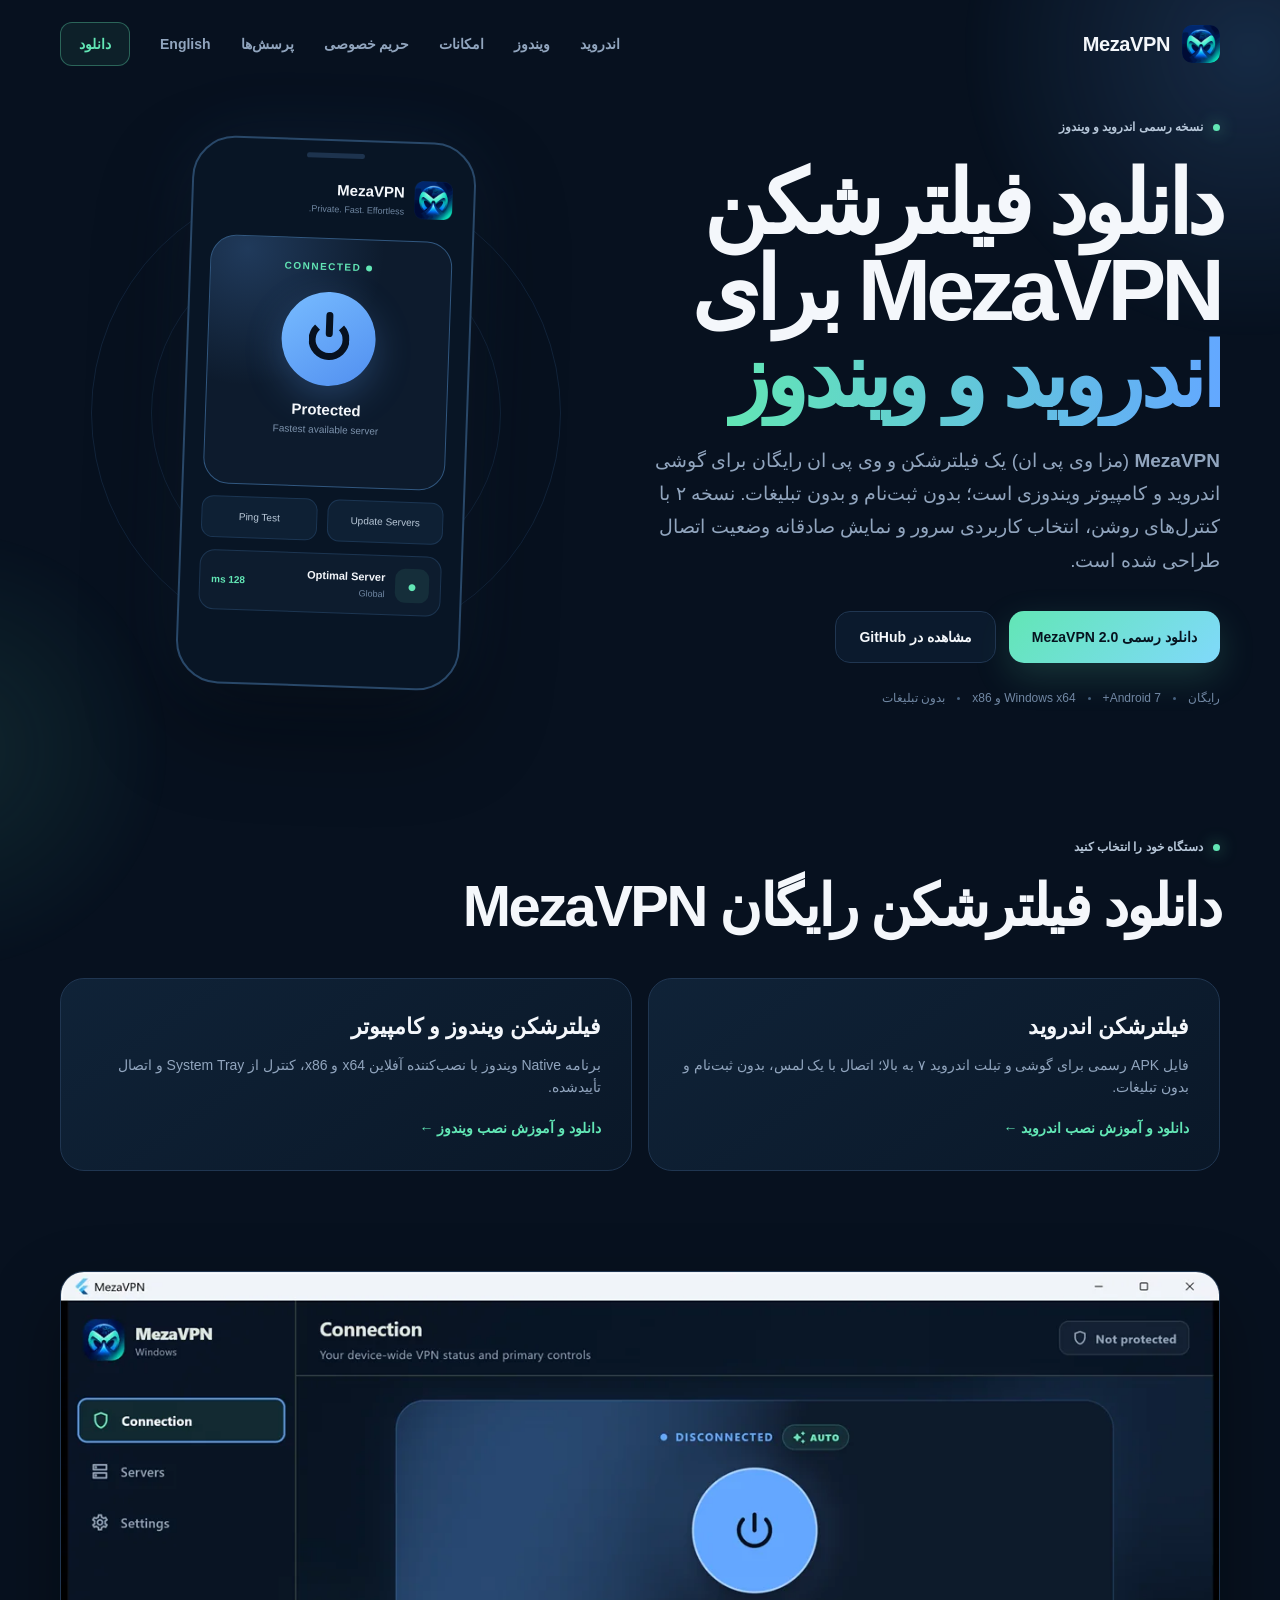
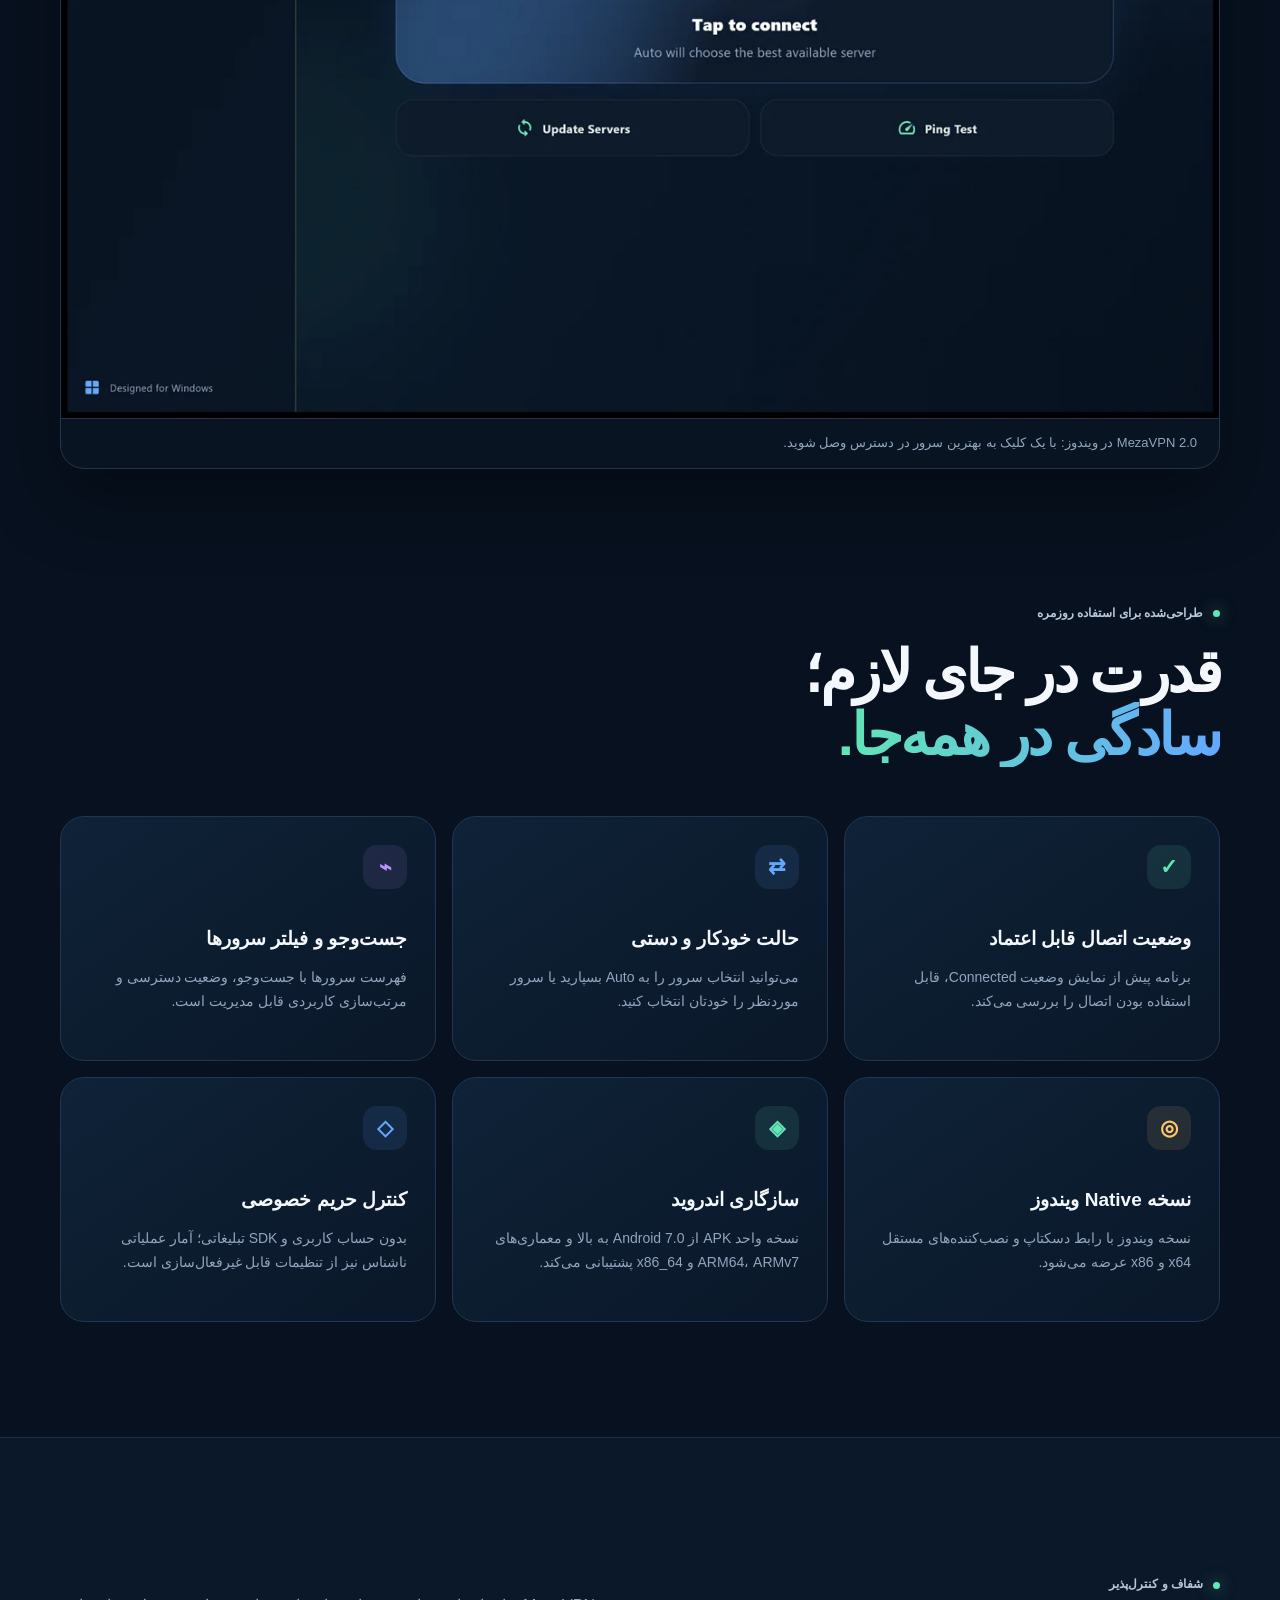
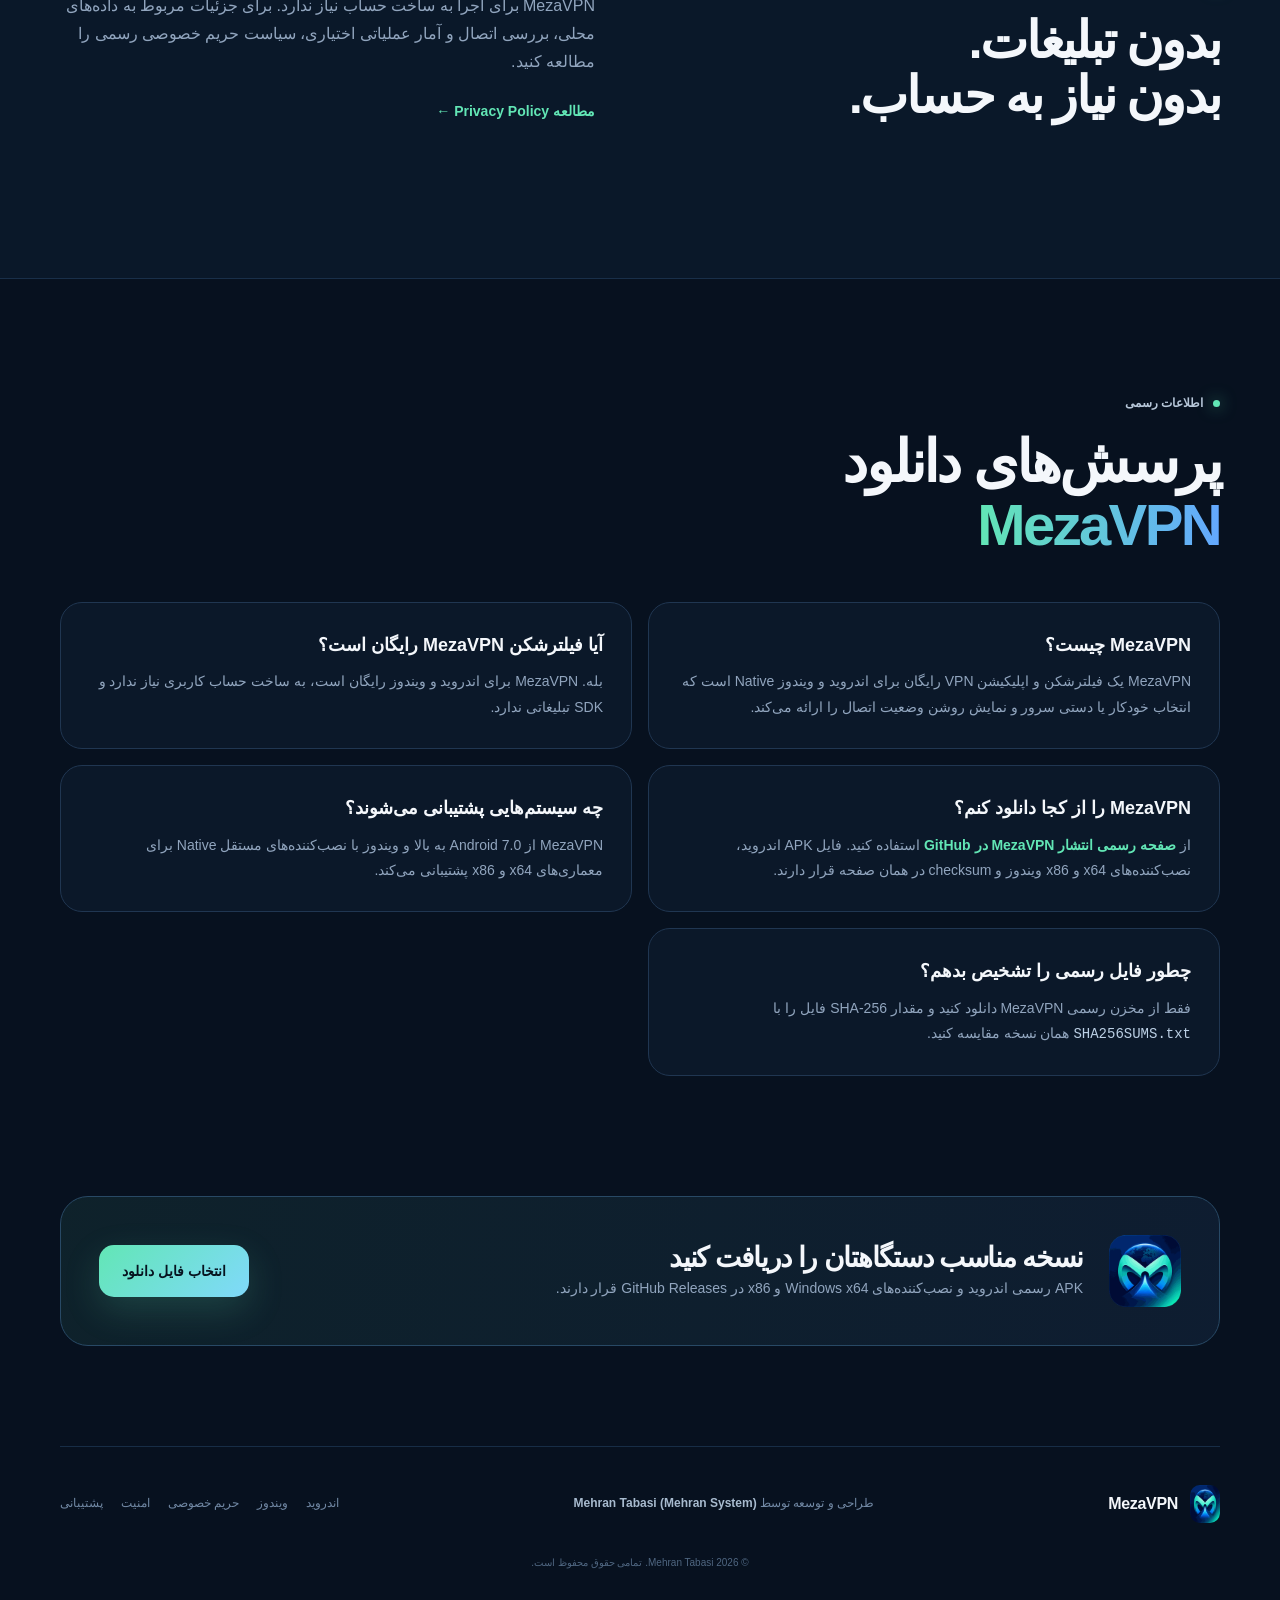
<file: docs/fa.html>
<!doctype html>
<html lang="fa" dir="rtl">
<head>
  <meta charset="utf-8">
  <meta name="viewport" content="width=device-width,initial-scale=1">
  <meta name="theme-color" content="#07111f">
  <meta name="application-name" content="MezaVPN">
  <meta name="description" content="دانلود فیلترشکن رایگان MezaVPN (مزا وی پی ان) برای اندروید و ویندوز؛ وی پی ان بدون ثبت‌نام و بدون تبلیغات، اتصال با یک لمس و انتخاب خودکار بهترین سرور. نسخه رسمی ۲.">
  <meta name="robots" content="index,follow,max-image-preview:large,max-snippet:-1,max-video-preview:-1">
  <meta name="googlebot" content="index,follow">
  <link rel="canonical" href="https://mehrantabasi.github.io/MezaVPN/fa.html">
  <link rel="alternate" hreflang="en" href="https://mehrantabasi.github.io/MezaVPN/">
  <link rel="alternate" hreflang="fa" href="https://mehrantabasi.github.io/MezaVPN/fa.html">
  <link rel="alternate" hreflang="x-default" href="https://mehrantabasi.github.io/MezaVPN/">
  <meta property="og:title" content="دانلود فیلترشکن رایگان MezaVPN برای اندروید و ویندوز">
  <meta property="og:description" content="دانلود رسمی MezaVPN 2.0، سیستم‌های پشتیبانی‌شده، امکانات، حریم خصوصی و نسخه‌های GitHub.">
  <meta property="og:type" content="website">
  <meta property="og:url" content="https://mehrantabasi.github.io/MezaVPN/fa.html">
  <meta property="og:image" content="https://mehrantabasi.github.io/MezaVPN/assets/og-image.jpg">
  <meta property="og:image:width" content="1200">
  <meta property="og:image:height" content="630">
  <meta property="og:image:alt" content="MezaVPN – free VPN for Android and Windows PC">
  <meta name="twitter:card" content="summary_large_image">
  <meta name="twitter:image" content="https://mehrantabasi.github.io/MezaVPN/assets/og-image.jpg">
  <meta property="og:site_name" content="MezaVPN">
  <meta property="og:locale" content="fa_IR">
  <meta property="og:locale:alternate" content="en_US">
  <title>دانلود فیلترشکن رایگان MezaVPN برای اندروید و ویندوز | سایت رسمی</title>
  <link rel="icon" href="assets/favicon-48.png" sizes="48x48" type="image/png">
  <link rel="icon" href="assets/icon-192.png" sizes="192x192" type="image/png">
  <link rel="apple-touch-icon" href="assets/apple-touch-icon.png">
  <link rel="manifest" href="site.webmanifest">
  <link rel="stylesheet" href="styles.css">
  <style>
    body{font-family:Tahoma,"Segoe UI",sans-serif}.hero-copy,.section-heading{text-align:right}.hero-copy>p{margin-right:0}.eyebrow{letter-spacing:0}.feature-grid article{text-align:right}.download{text-align:right}@media(max-width:900px){.hero-copy,.section-heading,.download{text-align:center}.hero-copy>p{margin-right:auto}}
  </style>
  <script type="application/ld+json">
  {
    "@context": "https://schema.org",
    "@graph": [
      {
        "@type": "SoftwareApplication",
        "@id": "https://mehrantabasi.github.io/MezaVPN/#app",
        "name": "MezaVPN",
        "alternateName": ["Meza VPN", "مزا وی پی ان", "فیلترشکن MezaVPN", "فیلترشکن مزا"],
        "description": "فیلترشکن و وی پی ان رایگان برای اندروید و ویندوز با اتصال یک‌لمسی، انتخاب خودکار یا دستی سرور و نمایش واقعی وضعیت اتصال؛ بدون حساب کاربری و بدون تبلیغات.",
        "inLanguage": "fa",
        "applicationCategory": "SecurityApplication",
        "applicationSubCategory": "VPN",
        "operatingSystem": "Android 7.0 or later, Windows (x64 and x86)",
        "softwareVersion": "2.0.0",
        "datePublished": "2026-09-27",
        "url": "https://mehrantabasi.github.io/MezaVPN/fa.html",
        "sameAs": ["https://github.com/mehrantabasi/MezaVPN"],
        "downloadUrl": "https://github.com/mehrantabasi/MezaVPN/releases/latest",
        "image": "https://mehrantabasi.github.io/MezaVPN/assets/logo-512.png",
        "screenshot": "https://mehrantabasi.github.io/MezaVPN/assets/mezavpn-windows-screenshot.jpg",
        "featureList": ["اتصال خودکار با یک لمس", "انتخاب دستی سرور با جست‌وجو و فیلتر", "نمایش واقعی وضعیت اتصال", "تست پینگ و کیفیت سرور", "بدون ثبت‌نام", "بدون تبلیغات"],
        "isAccessibleForFree": true,
        "offers": {"@type": "Offer", "price": "0", "priceCurrency": "USD", "availability": "https://schema.org/InStock"},
        "author": {"@type": "Person", "name": "Mehran Tabasi"},
        "publisher": {"@id": "https://mehrantabasi.github.io/MezaVPN/#publisher"}
      },
      {
        "@type": "Organization",
        "@id": "https://mehrantabasi.github.io/MezaVPN/#publisher",
        "name": "Mehran System",
        "url": "https://mehran-system.ir/",
        "logo": "https://mehrantabasi.github.io/MezaVPN/assets/logo-512.png",
        "founder": {"@type": "Person", "name": "Mehran Tabasi", "sameAs": "https://github.com/mehrantabasi"}
      },
      {
        "@type": "WebSite",
        "@id": "https://mehrantabasi.github.io/MezaVPN/#website",
        "name": "MezaVPN",
        "alternateName": ["Meza VPN", "مزا وی پی ان"],
        "url": "https://mehrantabasi.github.io/MezaVPN/",
        "inLanguage": ["en", "fa"],
        "publisher": {"@id": "https://mehrantabasi.github.io/MezaVPN/#publisher"}
      },
      {
        "@type": "FAQPage",
        "mainEntity": [
          {"@type": "Question", "name": "MezaVPN چیست؟", "acceptedAnswer": {"@type": "Answer", "text": "MezaVPN یک فیلترشکن و اپلیکیشن VPN رایگان برای اندروید و ویندوز Native است که انتخاب خودکار یا دستی سرور و نمایش روشن وضعیت اتصال را ارائه می‌کند."}},
          {"@type": "Question", "name": "آیا فیلترشکن MezaVPN رایگان است؟", "acceptedAnswer": {"@type": "Answer", "text": "بله. MezaVPN برای اندروید و ویندوز رایگان است، به ساخت حساب کاربری نیاز ندارد و SDK تبلیغاتی ندارد."}},
          {"@type": "Question", "name": "MezaVPN را از کجا دانلود کنم؟", "acceptedAnswer": {"@type": "Answer", "text": "از صفحه رسمی انتشار MezaVPN در GitHub. فایل APK اندروید، نصب‌کننده‌های x64 و x86 ویندوز و checksum در همان صفحه قرار دارند."}},
          {"@type": "Question", "name": "چه سیستم‌هایی پشتیبانی می‌شوند؟", "acceptedAnswer": {"@type": "Answer", "text": "MezaVPN از Android 7.0 به بالا و ویندوز با نصب‌کننده‌های مستقل Native برای معماری‌های x64 و x86 پشتیبانی می‌کند."}},
          {"@type": "Question", "name": "چطور فایل رسمی را تشخیص بدهم؟", "acceptedAnswer": {"@type": "Answer", "text": "فقط از مخزن رسمی MezaVPN دانلود کنید و مقدار SHA-256 فایل را با SHA256SUMS.txt همان نسخه مقایسه کنید."}}
        ]
      }
    ]
  }
  </script>
</head>
<body>
  <div class="ambient ambient-one"></div>
  <div class="ambient ambient-two"></div>

  <header class="nav wrap">
    <a class="brand" href="#top" aria-label="صفحه اصلی MezaVPN">
      <img src="assets/icon-192.png" alt="" width="38" height="38">
      <span>MezaVPN</span>
    </a>
    <nav aria-label="منوی اصلی">
      <a href="fa-android.html">اندروید</a>
      <a href="fa-windows.html">ویندوز</a>
      <a href="#features">امکانات</a>
      <a href="#privacy">حریم خصوصی</a>
      <a href="#faq">پرسش‌ها</a>
      <a href="./" lang="en" dir="ltr">English</a>
      <a class="nav-download" href="https://github.com/mehrantabasi/MezaVPN/releases/latest">دانلود</a>
    </nav>
  </header>

  <main id="top">
    <section class="hero wrap">
      <div class="hero-copy">
        <div class="eyebrow"><span></span> نسخه رسمی اندروید و ویندوز</div>
        <h1>دانلود فیلترشکن MezaVPN برای <em>اندروید و ویندوز</em></h1>
        <p><strong>MezaVPN</strong> (مزا وی پی ان) یک فیلترشکن و وی پی ان رایگان برای گوشی اندروید و کامپیوتر ویندوزی است؛ بدون ثبت‌نام و بدون تبلیغات. نسخه ۲ با کنترل‌های روشن، انتخاب کاربردی سرور و نمایش صادقانه وضعیت اتصال طراحی شده است.</p>
        <div class="actions">
          <a class="button primary" href="https://github.com/mehrantabasi/MezaVPN/releases/latest">دانلود رسمی MezaVPN 2.0</a>
          <a class="button secondary" href="https://github.com/mehrantabasi/MezaVPN">مشاهده در GitHub</a>
        </div>
        <div class="meta"><span>رایگان</span><i></i><span>Android 7+</span><i></i><span>Windows x64 و x86</span><i></i><span>بدون تبلیغات</span></div>
      </div>

      <div class="device-scene" role="img" aria-label="نمایی از رابط MezaVPN">
        <div class="orbit orbit-one"></div><div class="orbit orbit-two"></div>
        <div class="phone">
          <div class="speaker"></div>
          <div class="appbar"><img src="assets/icon-192.png" alt="" width="38" height="38"><div><strong>MezaVPN</strong><small>Private. Fast. Effortless.</small></div></div>
          <div class="connection-card"><div class="status"><span></span> CONNECTED</div><div class="power"><div></div></div><strong>Protected</strong><small>Fastest available server</small></div>
          <div class="quick-row"><span>Update Servers</span><span>Ping Test</span></div>
          <div class="server"><div class="globe">●</div><div><strong>Optimal Server</strong><small>Global</small></div><b>128 ms</b></div>
        </div>
      </div>
    </section>

    <section class="platforms wrap" aria-labelledby="platforms-title">
      <div class="section-heading">
        <div class="eyebrow"><span></span> دستگاه خود را انتخاب کنید</div>
        <h2 id="platforms-title">دانلود فیلترشکن رایگان MezaVPN</h2>
      </div>
      <div class="platform-grid">
        <a href="fa-android.html"><h3>فیلترشکن اندروید</h3><p>فایل APK رسمی برای گوشی و تبلت اندروید ۷ به بالا؛ اتصال با یک لمس، بدون ثبت‌نام و بدون تبلیغات.</p><span>دانلود و آموزش نصب اندروید ←</span></a>
        <a href="fa-windows.html"><h3>فیلترشکن ویندوز و کامپیوتر</h3><p>برنامه Native ویندوز با نصب‌کننده آفلاین x64 و x86، کنترل از System Tray و اتصال تأییدشده.</p><span>دانلود و آموزش نصب ویندوز ←</span></a>
      </div>
    </section>

    <section class="screens wrap" aria-label="تصویر برنامه MezaVPN">
      <figure>
        <picture>
          <source srcset="assets/mezavpn-windows-screenshot.webp" type="image/webp">
          <img src="assets/mezavpn-windows-screenshot.jpg" width="1280" height="824" alt="فیلترشکن MezaVPN برای ویندوز – صفحه اتصال با حالت Auto" loading="lazy">
        </picture>
        <figcaption>MezaVPN 2.0 در ویندوز: با یک کلیک به بهترین سرور در دسترس وصل شوید.</figcaption>
      </figure>
    </section>

    <section id="features" class="section wrap">
      <div class="section-heading"><div class="eyebrow"><span></span> طراحی‌شده برای استفاده روزمره</div><h2>قدرت در جای لازم؛<br><em>سادگی در همه‌جا.</em></h2></div>
      <div class="feature-grid">
        <article><div class="icon mint">✓</div><h3>وضعیت اتصال قابل اعتماد</h3><p>برنامه پیش از نمایش وضعیت Connected، قابل استفاده بودن اتصال را بررسی می‌کند.</p></article>
        <article><div class="icon blue">⇄</div><h3>حالت خودکار و دستی</h3><p>می‌توانید انتخاب سرور را به Auto بسپارید یا سرور موردنظر را خودتان انتخاب کنید.</p></article>
        <article><div class="icon violet">⌁</div><h3>جست‌وجو و فیلتر سرورها</h3><p>فهرست سرورها با جست‌وجو، وضعیت دسترسی و مرتب‌سازی کاربردی قابل مدیریت است.</p></article>
        <article><div class="icon amber">◎</div><h3>نسخه Native ویندوز</h3><p>نسخه ویندوز با رابط دسکتاپ و نصب‌کننده‌های مستقل x64 و x86 عرضه می‌شود.</p></article>
        <article><div class="icon mint">◈</div><h3>سازگاری اندروید</h3><p>نسخه واحد APK از Android 7.0 به بالا و معماری‌های ARM64، ARMv7 و x86_64 پشتیبانی می‌کند.</p></article>
        <article><div class="icon blue">◇</div><h3>کنترل حریم خصوصی</h3><p>بدون حساب کاربری و SDK تبلیغاتی؛ آمار عملیاتی ناشناس نیز از تنظیمات قابل غیرفعال‌سازی است.</p></article>
      </div>
    </section>

    <section id="privacy" class="privacy"><div class="wrap privacy-inner"><div><div class="eyebrow"><span></span> شفاف و کنترل‌پذیر</div><h2>بدون تبلیغات.<br>بدون نیاز به حساب.</h2></div><div><p>MezaVPN برای اجرا به ساخت حساب نیاز ندارد. برای جزئیات مربوط به داده‌های محلی، بررسی اتصال و آمار عملیاتی اختیاری، سیاست حریم خصوصی رسمی را مطالعه کنید.</p><a href="privacy.html">مطالعه Privacy Policy <span>←</span></a></div></div></section>

    <section id="faq" class="faq wrap">
      <div class="section-heading"><div class="eyebrow"><span></span> اطلاعات رسمی</div><h2>پرسش‌های دانلود<br><em>MezaVPN</em></h2></div>
      <div class="faq-grid">
        <article><h3>MezaVPN چیست؟</h3><p>MezaVPN یک فیلترشکن و اپلیکیشن VPN رایگان برای اندروید و ویندوز Native است که انتخاب خودکار یا دستی سرور و نمایش روشن وضعیت اتصال را ارائه می‌کند.</p></article>
        <article><h3>آیا فیلترشکن MezaVPN رایگان است؟</h3><p>بله. MezaVPN برای اندروید و ویندوز رایگان است، به ساخت حساب کاربری نیاز ندارد و SDK تبلیغاتی ندارد.</p></article>
        <article><h3>MezaVPN را از کجا دانلود کنم؟</h3><p>از <a href="https://github.com/mehrantabasi/MezaVPN/releases/latest">صفحه رسمی انتشار MezaVPN در GitHub</a> استفاده کنید. فایل APK اندروید، نصب‌کننده‌های x64 و x86 ویندوز و checksum در همان صفحه قرار دارند.</p></article>
        <article><h3>چه سیستم‌هایی پشتیبانی می‌شوند؟</h3><p>MezaVPN از Android 7.0 به بالا و ویندوز با نصب‌کننده‌های مستقل Native برای معماری‌های x64 و x86 پشتیبانی می‌کند.</p></article>
        <article><h3>چطور فایل رسمی را تشخیص بدهم؟</h3><p>فقط از مخزن رسمی MezaVPN دانلود کنید و مقدار SHA-256 فایل را با <code>SHA256SUMS.txt</code> همان نسخه مقایسه کنید.</p></article>
      </div>
    </section>

    <section class="download wrap"><img src="assets/icon-192.png" alt="MezaVPN app icon" width="72" height="72" loading="lazy"><div><h2>نسخه مناسب دستگاهتان را دریافت کنید</h2><p>APK رسمی اندروید و نصب‌کننده‌های Windows x64 و x86 در GitHub Releases قرار دارند.</p></div><a class="button primary" href="https://github.com/mehrantabasi/MezaVPN/releases/latest">انتخاب فایل دانلود</a></section>
  </main>

  <footer class="wrap"><div class="brand"><img src="assets/icon-192.png" alt="" width="38" height="38"><span>MezaVPN</span></div><p>طراحی و توسعه توسط <strong>Mehran Tabasi (Mehran System)</strong></p><div><a href="fa-android.html">اندروید</a><a href="fa-windows.html">ویندوز</a><a href="privacy.html">حریم خصوصی</a><a href="https://github.com/mehrantabasi/MezaVPN/security">امنیت</a><a href="https://github.com/mehrantabasi/MezaVPN/issues">پشتیبانی</a></div><small>© 2026 Mehran Tabasi. تمامی حقوق محفوظ است.</small></footer>
</body>
</html>
</file>
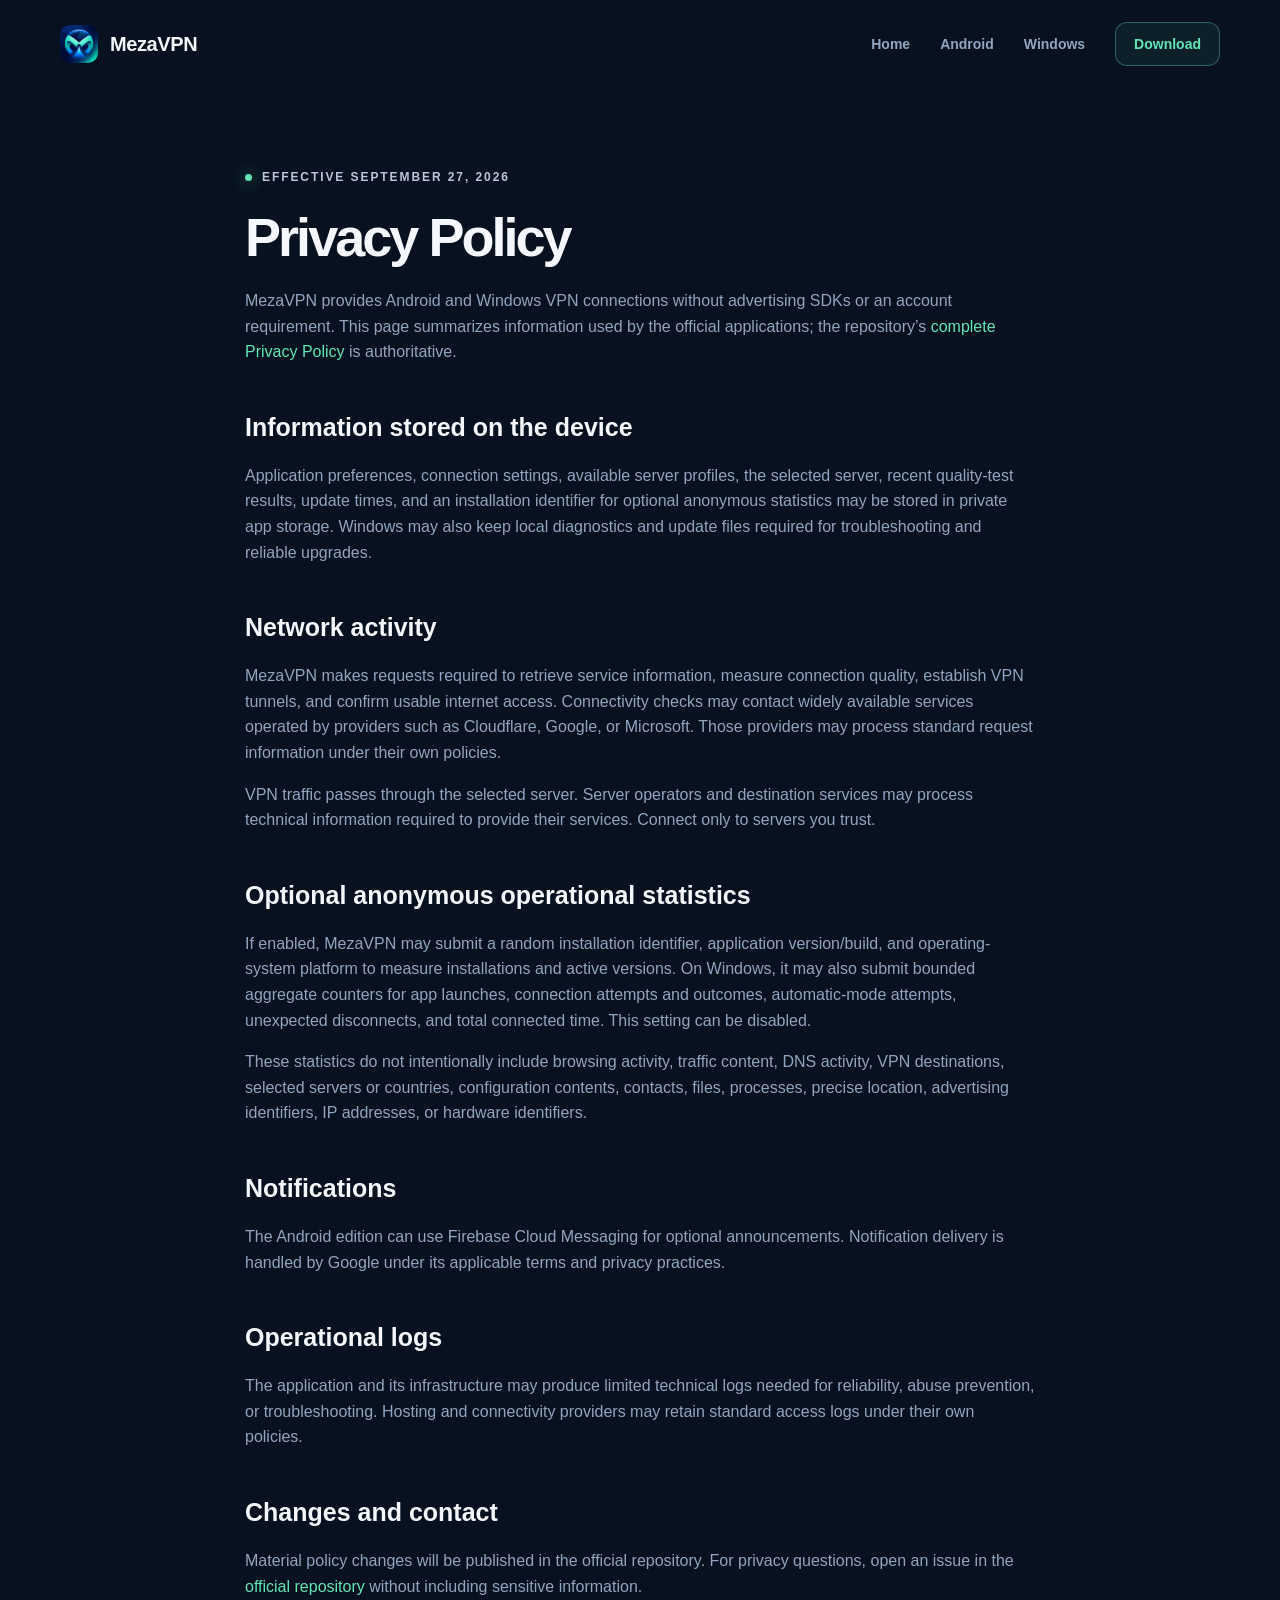
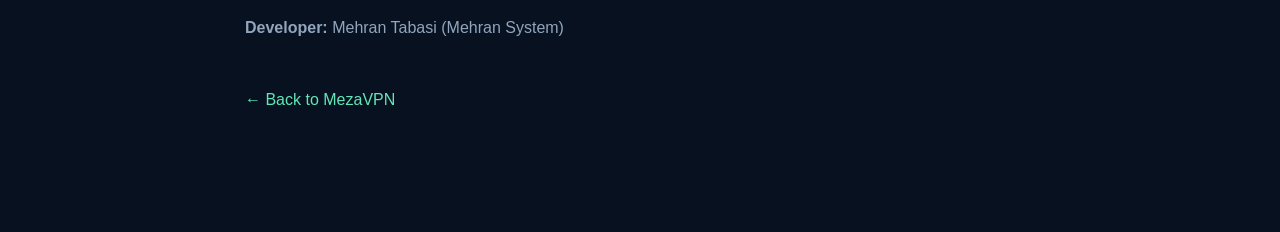
<file: docs/privacy.html>
<!doctype html>
<html lang="en">
<head>
  <meta charset="utf-8"><meta name="viewport" content="width=device-width,initial-scale=1">
  <meta name="theme-color" content="#07111f"><meta name="description" content="Official MezaVPN Privacy Policy for the free VPN app on Android and Windows: no account, no advertising SDKs, and optional anonymous statistics you can turn off.">
  <meta name="robots" content="index,follow">
  <link rel="canonical" href="https://mehrantabasi.github.io/MezaVPN/privacy.html">
  <meta property="og:title" content="MezaVPN Privacy Policy"><meta property="og:description" content="How the free MezaVPN app for Android and Windows handles data: no account, no advertising SDKs, optional anonymous statistics."><meta property="og:type" content="article"><meta property="og:url" content="https://mehrantabasi.github.io/MezaVPN/privacy.html"><meta property="og:image" content="https://mehrantabasi.github.io/MezaVPN/assets/og-image.jpg"><meta property="og:site_name" content="MezaVPN"><meta name="twitter:card" content="summary_large_image">
  <title>MezaVPN Privacy Policy — Android and Windows</title><link rel="icon" href="assets/favicon-48.png" sizes="48x48" type="image/png"><link rel="icon" href="assets/icon-192.png" sizes="192x192" type="image/png"><link rel="apple-touch-icon" href="assets/apple-touch-icon.png"><link rel="manifest" href="site.webmanifest"><link rel="stylesheet" href="styles.css">
  <style>.policy{max-width:790px;padding:80px 0 120px}.policy h1{font-size:54px}.policy h2{font-size:25px;margin:42px 0 10px}.policy p,.policy li{color:#91a5be}.policy a{color:#62e6b5}.back{display:inline-block;margin-top:30px;color:#62e6b5}</style>
</head>
<body>
<header class="nav wrap"><a class="brand" href="./"><img src="assets/icon-192.png" alt="" width="38" height="38"><span>MezaVPN</span></a><nav aria-label="Main navigation"><a href="./">Home</a><a href="vpn-for-android.html">Android</a><a href="vpn-for-windows.html">Windows</a><a class="nav-download" href="https://github.com/mehrantabasi/MezaVPN/releases/latest">Download</a></nav></header>
<main class="policy wrap">
  <div class="eyebrow"><span></span> Effective September 27, 2026</div>
  <h1>Privacy Policy</h1>
  <p>MezaVPN provides Android and Windows VPN connections without advertising SDKs or an account requirement. This page summarizes information used by the official applications; the repository’s <a href="https://github.com/mehrantabasi/MezaVPN/blob/main/PRIVACY.md">complete Privacy Policy</a> is authoritative.</p>
  <h2>Information stored on the device</h2>
  <p>Application preferences, connection settings, available server profiles, the selected server, recent quality-test results, update times, and an installation identifier for optional anonymous statistics may be stored in private app storage. Windows may also keep local diagnostics and update files required for troubleshooting and reliable upgrades.</p>
  <h2>Network activity</h2>
  <p>MezaVPN makes requests required to retrieve service information, measure connection quality, establish VPN tunnels, and confirm usable internet access. Connectivity checks may contact widely available services operated by providers such as Cloudflare, Google, or Microsoft. Those providers may process standard request information under their own policies.</p>
  <p>VPN traffic passes through the selected server. Server operators and destination services may process technical information required to provide their services. Connect only to servers you trust.</p>
  <h2>Optional anonymous operational statistics</h2>
  <p>If enabled, MezaVPN may submit a random installation identifier, application version/build, and operating-system platform to measure installations and active versions. On Windows, it may also submit bounded aggregate counters for app launches, connection attempts and outcomes, automatic-mode attempts, unexpected disconnects, and total connected time. This setting can be disabled.</p>
  <p>These statistics do not intentionally include browsing activity, traffic content, DNS activity, VPN destinations, selected servers or countries, configuration contents, contacts, files, processes, precise location, advertising identifiers, IP addresses, or hardware identifiers.</p>
  <h2>Notifications</h2>
  <p>The Android edition can use Firebase Cloud Messaging for optional announcements. Notification delivery is handled by Google under its applicable terms and privacy practices.</p>
  <h2>Operational logs</h2>
  <p>The application and its infrastructure may produce limited technical logs needed for reliability, abuse prevention, or troubleshooting. Hosting and connectivity providers may retain standard access logs under their own policies.</p>
  <h2>Changes and contact</h2>
  <p>Material policy changes will be published in the official repository. For privacy questions, open an issue in the <a href="https://github.com/mehrantabasi/MezaVPN/issues">official repository</a> without including sensitive information.</p>
  <p><strong>Developer:</strong> Mehran Tabasi (Mehran System)</p>
  <a class="back" href="./">← Back to MezaVPN</a>
</main>
</body>
</html>
</file>
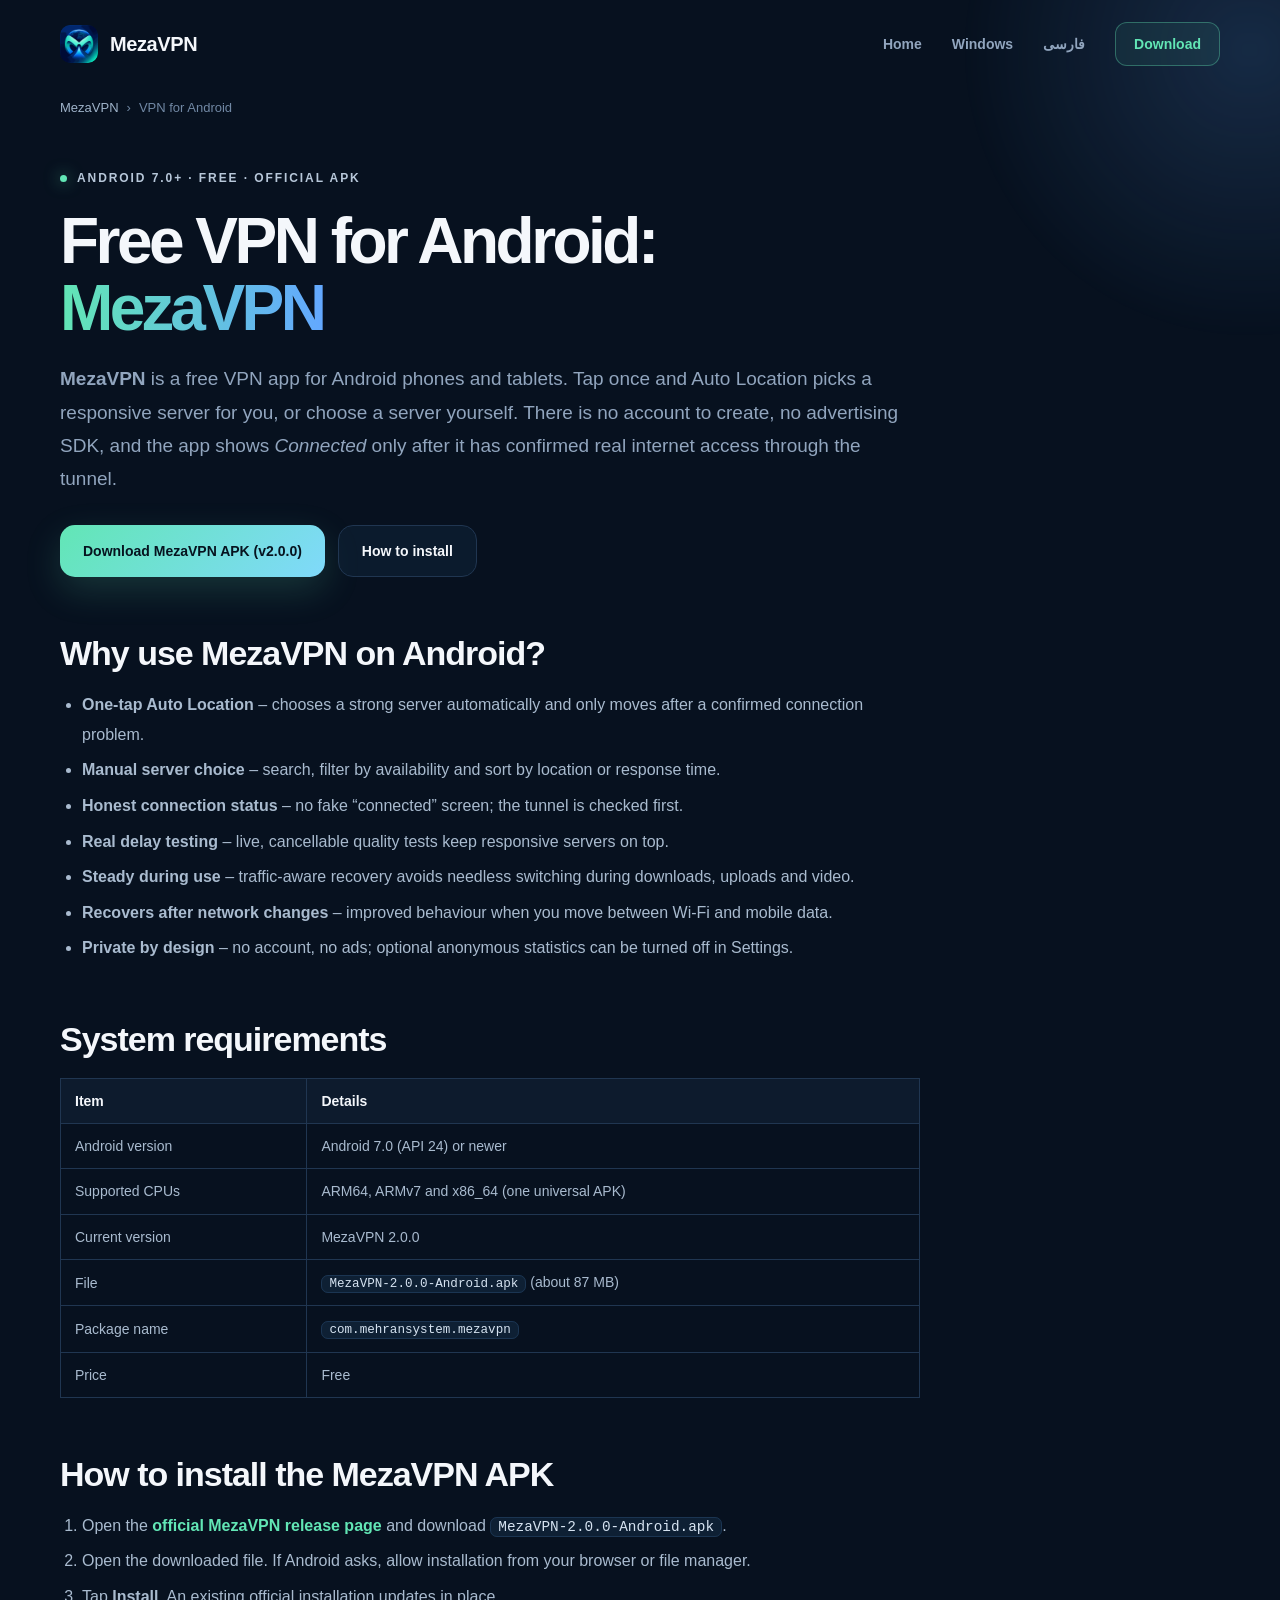
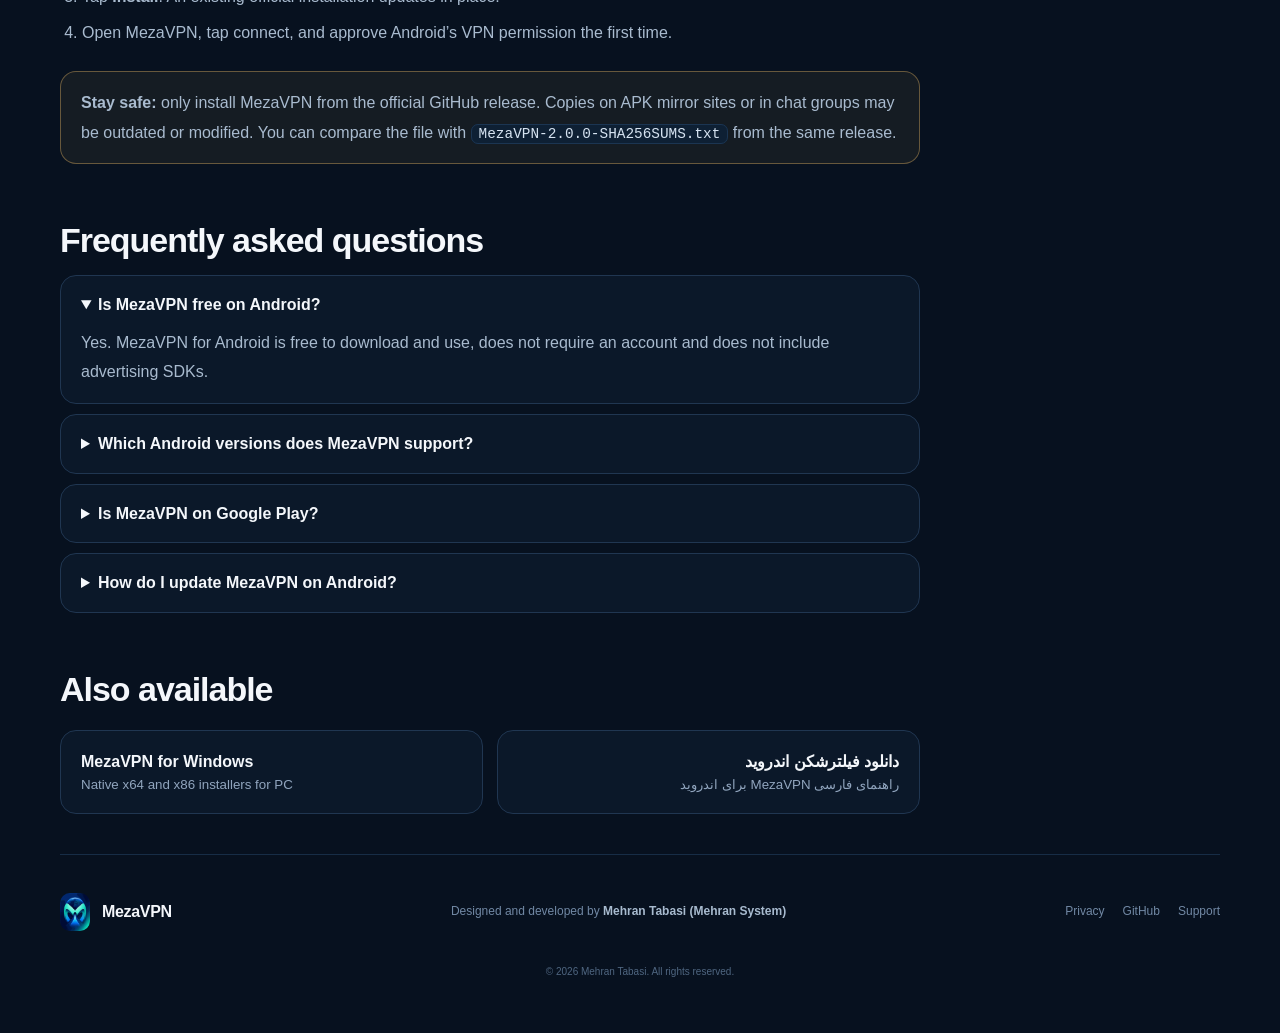
<file: docs/vpn-for-android.html>
<!doctype html>
<html lang="en">
<head>
  <meta charset="utf-8">
  <meta name="viewport" content="width=device-width,initial-scale=1">
  <meta name="theme-color" content="#07111f">
  <title>Free VPN for Android – Download MezaVPN APK (Android 7+)</title>
  <meta name="description" content="Download MezaVPN, a free VPN app for Android 7.0 and newer. No account, no ads, one-tap Auto Location, and a verified official APK for ARM64, ARMv7 and x86_64 phones.">
  <meta name="robots" content="index,follow,max-image-preview:large,max-snippet:-1,max-video-preview:-1">
  <link rel="canonical" href="https://mehrantabasi.github.io/MezaVPN/vpn-for-android.html">
  <link rel="alternate" hreflang="en" href="https://mehrantabasi.github.io/MezaVPN/vpn-for-android.html">
  <link rel="alternate" hreflang="fa" href="https://mehrantabasi.github.io/MezaVPN/fa-android.html">
  <link rel="alternate" hreflang="x-default" href="https://mehrantabasi.github.io/MezaVPN/vpn-for-android.html">
  <meta property="og:title" content="Free VPN for Android – MezaVPN APK">
  <meta property="og:description" content="Free MezaVPN app for Android 7+: no account, no ads, one-tap Auto Location. Official APK with SHA-256 checksum.">
  <meta property="og:type" content="website">
  <meta property="og:url" content="https://mehrantabasi.github.io/MezaVPN/vpn-for-android.html">
  <meta property="og:image" content="https://mehrantabasi.github.io/MezaVPN/assets/og-image.jpg">
  <meta property="og:image:width" content="1200">
  <meta property="og:image:height" content="630">
  <meta property="og:image:alt" content="MezaVPN – free VPN for Android and Windows">
  <meta property="og:site_name" content="MezaVPN">
  <meta property="og:locale" content="en_US">
  <meta name="twitter:card" content="summary_large_image">
  <meta name="twitter:image" content="https://mehrantabasi.github.io/MezaVPN/assets/og-image.jpg">
  <link rel="icon" href="assets/favicon-48.png" sizes="48x48" type="image/png">
  <link rel="icon" href="assets/icon-192.png" sizes="192x192" type="image/png">
  <link rel="apple-touch-icon" href="assets/apple-touch-icon.png">
  <link rel="manifest" href="site.webmanifest">
  <link rel="stylesheet" href="styles.css">
  <script type="application/ld+json">
  {
    "@context": "https://schema.org",
    "@graph": [
      {
        "@type": "MobileApplication",
        "name": "MezaVPN for Android",
        "alternateName": ["MezaVPN", "Meza VPN"],
        "description": "Free VPN app for Android 7.0 and newer with one-tap Auto Location, manual server selection and verified connection status. No account and no advertising SDKs.",
        "applicationCategory": "SecurityApplication",
        "operatingSystem": "Android 7.0 or later",
        "softwareVersion": "2.0.0",
        "fileSize": "87 MB",
        "url": "https://mehrantabasi.github.io/MezaVPN/vpn-for-android.html",
        "downloadUrl": "https://github.com/mehrantabasi/MezaVPN/releases/latest",
        "installUrl": "https://github.com/mehrantabasi/MezaVPN/releases/latest",
        "image": "https://mehrantabasi.github.io/MezaVPN/assets/logo-512.png",
        "isAccessibleForFree": true,
        "offers": {"@type": "Offer", "price": "0", "priceCurrency": "USD"},
        "author": {"@type": "Person", "name": "Mehran Tabasi"},
        "publisher": {"@id": "https://mehrantabasi.github.io/MezaVPN/#publisher"}
      },
      {
        "@type": "Organization",
        "@id": "https://mehrantabasi.github.io/MezaVPN/#publisher",
        "name": "Mehran System",
        "url": "https://mehran-system.ir/",
        "logo": "https://mehrantabasi.github.io/MezaVPN/assets/logo-512.png"
      },
      {
        "@type": "BreadcrumbList",
        "itemListElement": [
          {"@type": "ListItem", "position": 1, "name": "MezaVPN", "item": "https://mehrantabasi.github.io/MezaVPN/"},
          {"@type": "ListItem", "position": 2, "name": "VPN for Android", "item": "https://mehrantabasi.github.io/MezaVPN/vpn-for-android.html"}
        ]
      },
      {
        "@type": "FAQPage",
        "mainEntity": [
          {"@type": "Question", "name": "Is MezaVPN free on Android?", "acceptedAnswer": {"@type": "Answer", "text": "Yes. MezaVPN for Android is free to download and use, does not require an account and does not include advertising SDKs."}},
          {"@type": "Question", "name": "Which Android versions does MezaVPN support?", "acceptedAnswer": {"@type": "Answer", "text": "MezaVPN supports Android 7.0 (API 24) and newer. One universal APK works on ARM64, ARMv7 and x86_64 devices."}},
          {"@type": "Question", "name": "Is MezaVPN on Google Play?", "acceptedAnswer": {"@type": "Answer", "text": "MezaVPN for Android is distributed as an official APK on the MezaVPN GitHub Releases page. Download it only from there and verify it with the SHA-256 checksum file in the same release."}},
          {"@type": "Question", "name": "How do I update MezaVPN on Android?", "acceptedAnswer": {"@type": "Answer", "text": "Download the newest official APK and install it over the current version. Official builds share the same signing identity, so they update in place."}}
        ]
      }
    ]
  }
  </script>
</head>
<body>
  <div class="ambient ambient-one"></div>
  <header class="nav wrap">
    <a class="brand" href="./" aria-label="MezaVPN home"><img src="assets/icon-192.png" alt="" width="38" height="38"><span>MezaVPN</span></a>
    <nav aria-label="Main navigation">
      <a href="./">Home</a>
      <a href="vpn-for-windows.html">Windows</a>
      <a href="fa-android.html" lang="fa">فارسی</a>
      <a class="nav-download" href="https://github.com/mehrantabasi/MezaVPN/releases/latest">Download</a>
    </nav>
  </header>

  <main class="wrap">
    <nav class="crumbs" aria-label="Breadcrumb"><a href="./">MezaVPN</a><span>›</span>VPN for Android</nav>
    <article class="article">
      <div class="eyebrow"><span></span> Android 7.0+ · Free · Official APK</div>
      <h1>Free VPN for Android: <em>MezaVPN</em></h1>
      <p class="lead"><strong>MezaVPN</strong> is a free VPN app for Android phones and tablets. Tap once and Auto Location picks a responsive server for you, or choose a server yourself. There is no account to create, no advertising SDK, and the app shows <em>Connected</em> only after it has confirmed real internet access through the tunnel.</p>
      <div class="actions">
        <a class="button primary" href="https://github.com/mehrantabasi/MezaVPN/releases/latest">Download MezaVPN APK (v2.0.0)</a>
        <a class="button secondary" href="#install">How to install</a>
      </div>

      <h2>Why use MezaVPN on Android?</h2>
      <ul>
        <li><strong>One-tap Auto Location</strong> – chooses a strong server automatically and only moves after a confirmed connection problem.</li>
        <li><strong>Manual server choice</strong> – search, filter by availability and sort by location or response time.</li>
        <li><strong>Honest connection status</strong> – no fake “connected” screen; the tunnel is checked first.</li>
        <li><strong>Real delay testing</strong> – live, cancellable quality tests keep responsive servers on top.</li>
        <li><strong>Steady during use</strong> – traffic-aware recovery avoids needless switching during downloads, uploads and video.</li>
        <li><strong>Recovers after network changes</strong> – improved behaviour when you move between Wi-Fi and mobile data.</li>
        <li><strong>Private by design</strong> – no account, no ads; optional anonymous statistics can be turned off in Settings.</li>
      </ul>

      <h2>System requirements</h2>
      <table>
        <tr><th>Item</th><th>Details</th></tr>
        <tr><td>Android version</td><td>Android 7.0 (API 24) or newer</td></tr>
        <tr><td>Supported CPUs</td><td>ARM64, ARMv7 and x86_64 (one universal APK)</td></tr>
        <tr><td>Current version</td><td>MezaVPN 2.0.0</td></tr>
        <tr><td>File</td><td><code>MezaVPN-2.0.0-Android.apk</code> (about 87 MB)</td></tr>
        <tr><td>Package name</td><td><code>com.mehransystem.mezavpn</code></td></tr>
        <tr><td>Price</td><td>Free</td></tr>
      </table>

      <h2 id="install">How to install the MezaVPN APK</h2>
      <ol>
        <li>Open the <a href="https://github.com/mehrantabasi/MezaVPN/releases/latest">official MezaVPN release page</a> and download <code>MezaVPN-2.0.0-Android.apk</code>.</li>
        <li>Open the downloaded file. If Android asks, allow installation from your browser or file manager.</li>
        <li>Tap <strong>Install</strong>. An existing official installation updates in place.</li>
        <li>Open MezaVPN, tap connect, and approve Android’s VPN permission the first time.</li>
      </ol>
      <div class="note"><p><strong>Stay safe:</strong> only install MezaVPN from the official GitHub release. Copies on APK mirror sites or in chat groups may be outdated or modified. You can compare the file with <code>MezaVPN-2.0.0-SHA256SUMS.txt</code> from the same release.</p></div>

      <h2>Frequently asked questions</h2>
      <div class="faq-list">
        <details open><summary>Is MezaVPN free on Android?</summary><p>Yes. MezaVPN for Android is free to download and use, does not require an account and does not include advertising SDKs.</p></details>
        <details><summary>Which Android versions does MezaVPN support?</summary><p>Android 7.0 (API 24) and newer. One universal APK works on ARM64, ARMv7 and x86_64 devices.</p></details>
        <details><summary>Is MezaVPN on Google Play?</summary><p>MezaVPN for Android is distributed as an official APK on the MezaVPN GitHub Releases page. Download it only from there and verify it with the checksum file in the same release.</p></details>
        <details><summary>How do I update MezaVPN on Android?</summary><p>The app can tell you when an official update is available. Download the newest official APK and install it over the current version.</p></details>
      </div>

      <h2>Also available</h2>
      <div class="related">
        <a href="vpn-for-windows.html"><strong>MezaVPN for Windows</strong><small>Native x64 and x86 installers for PC</small></a>
        <a href="fa-android.html" lang="fa" dir="rtl"><strong>دانلود فیلترشکن اندروید</strong><small>راهنمای فارسی MezaVPN برای اندروید</small></a>
      </div>
    </article>
  </main>

  <footer class="wrap">
    <div class="brand"><img src="assets/icon-192.png" alt="" width="30" height="30"><span>MezaVPN</span></div>
    <p>Designed and developed by <strong>Mehran Tabasi (Mehran System)</strong></p>
    <div><a href="privacy.html">Privacy</a><a href="https://github.com/mehrantabasi/MezaVPN">GitHub</a><a href="https://github.com/mehrantabasi/MezaVPN/issues">Support</a></div>
    <small>© 2026 Mehran Tabasi. All rights reserved.</small>
  </footer>
</body>
</html>
</file>
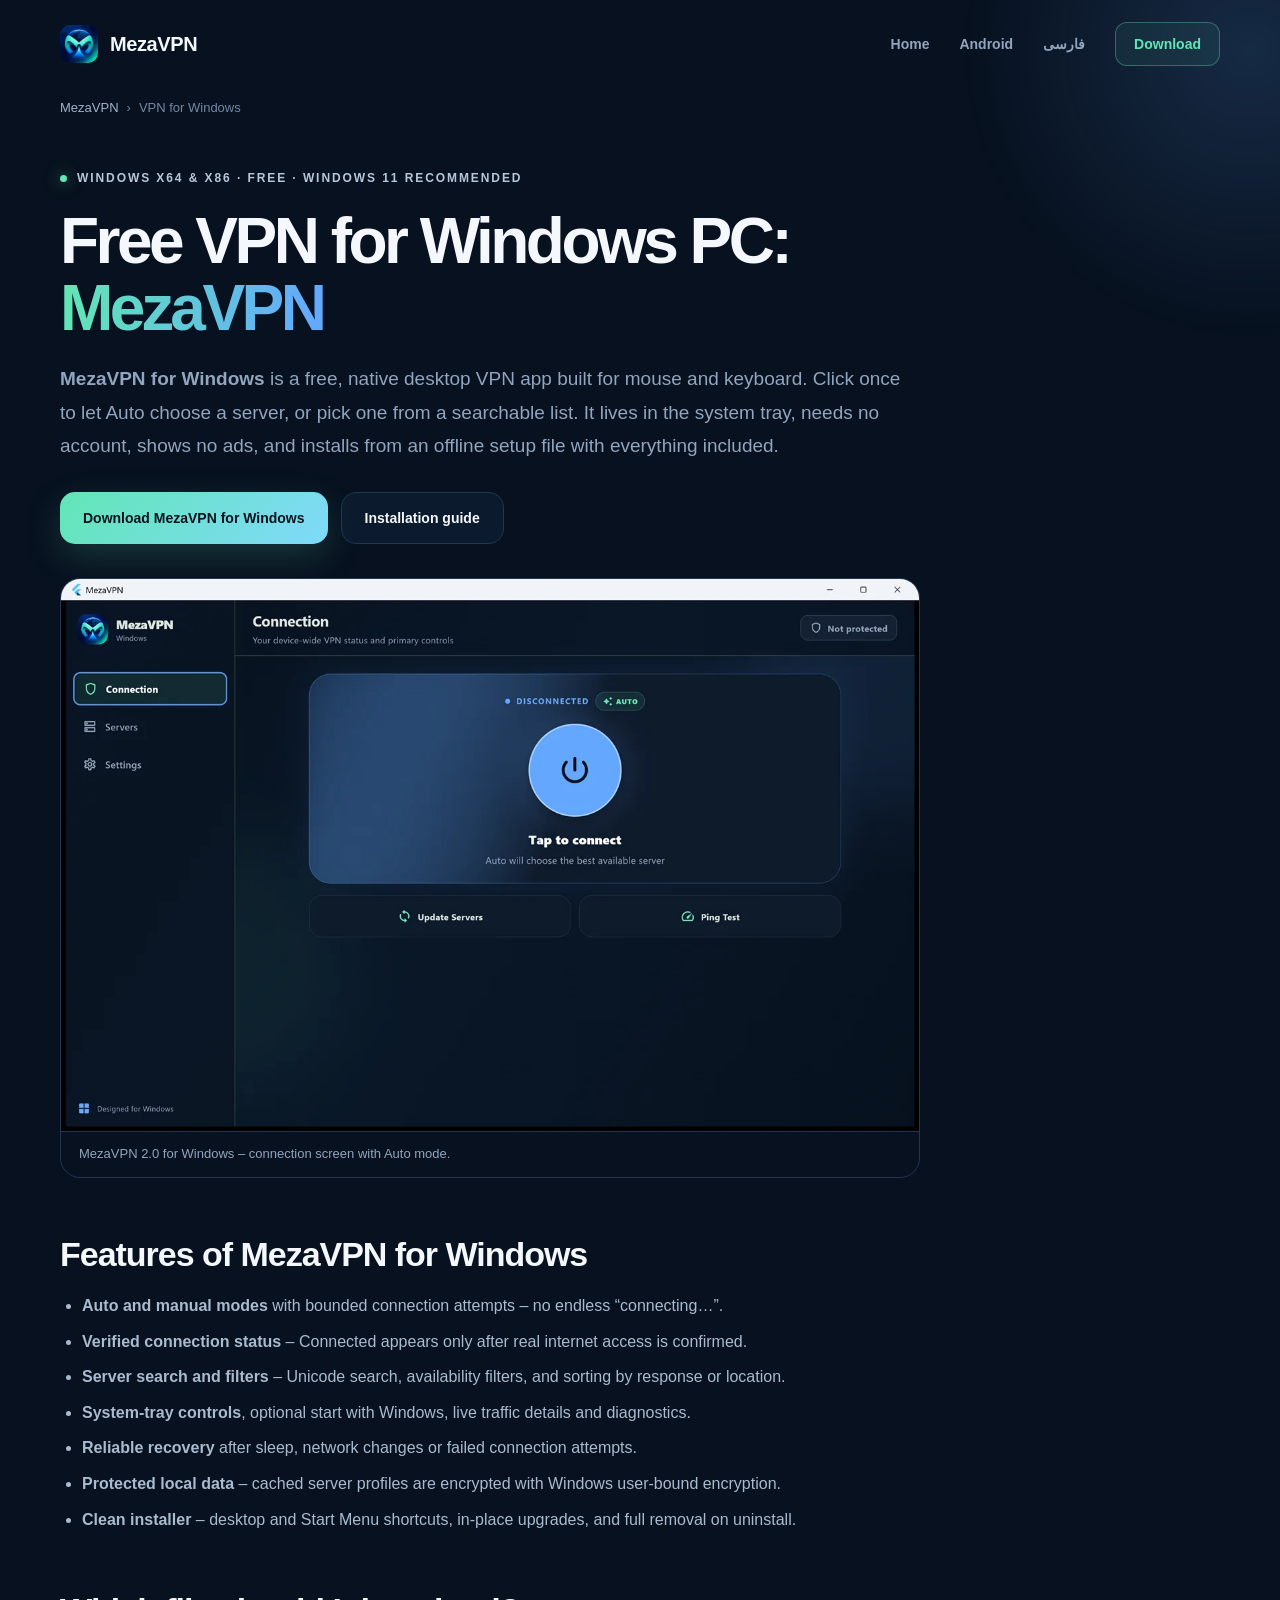
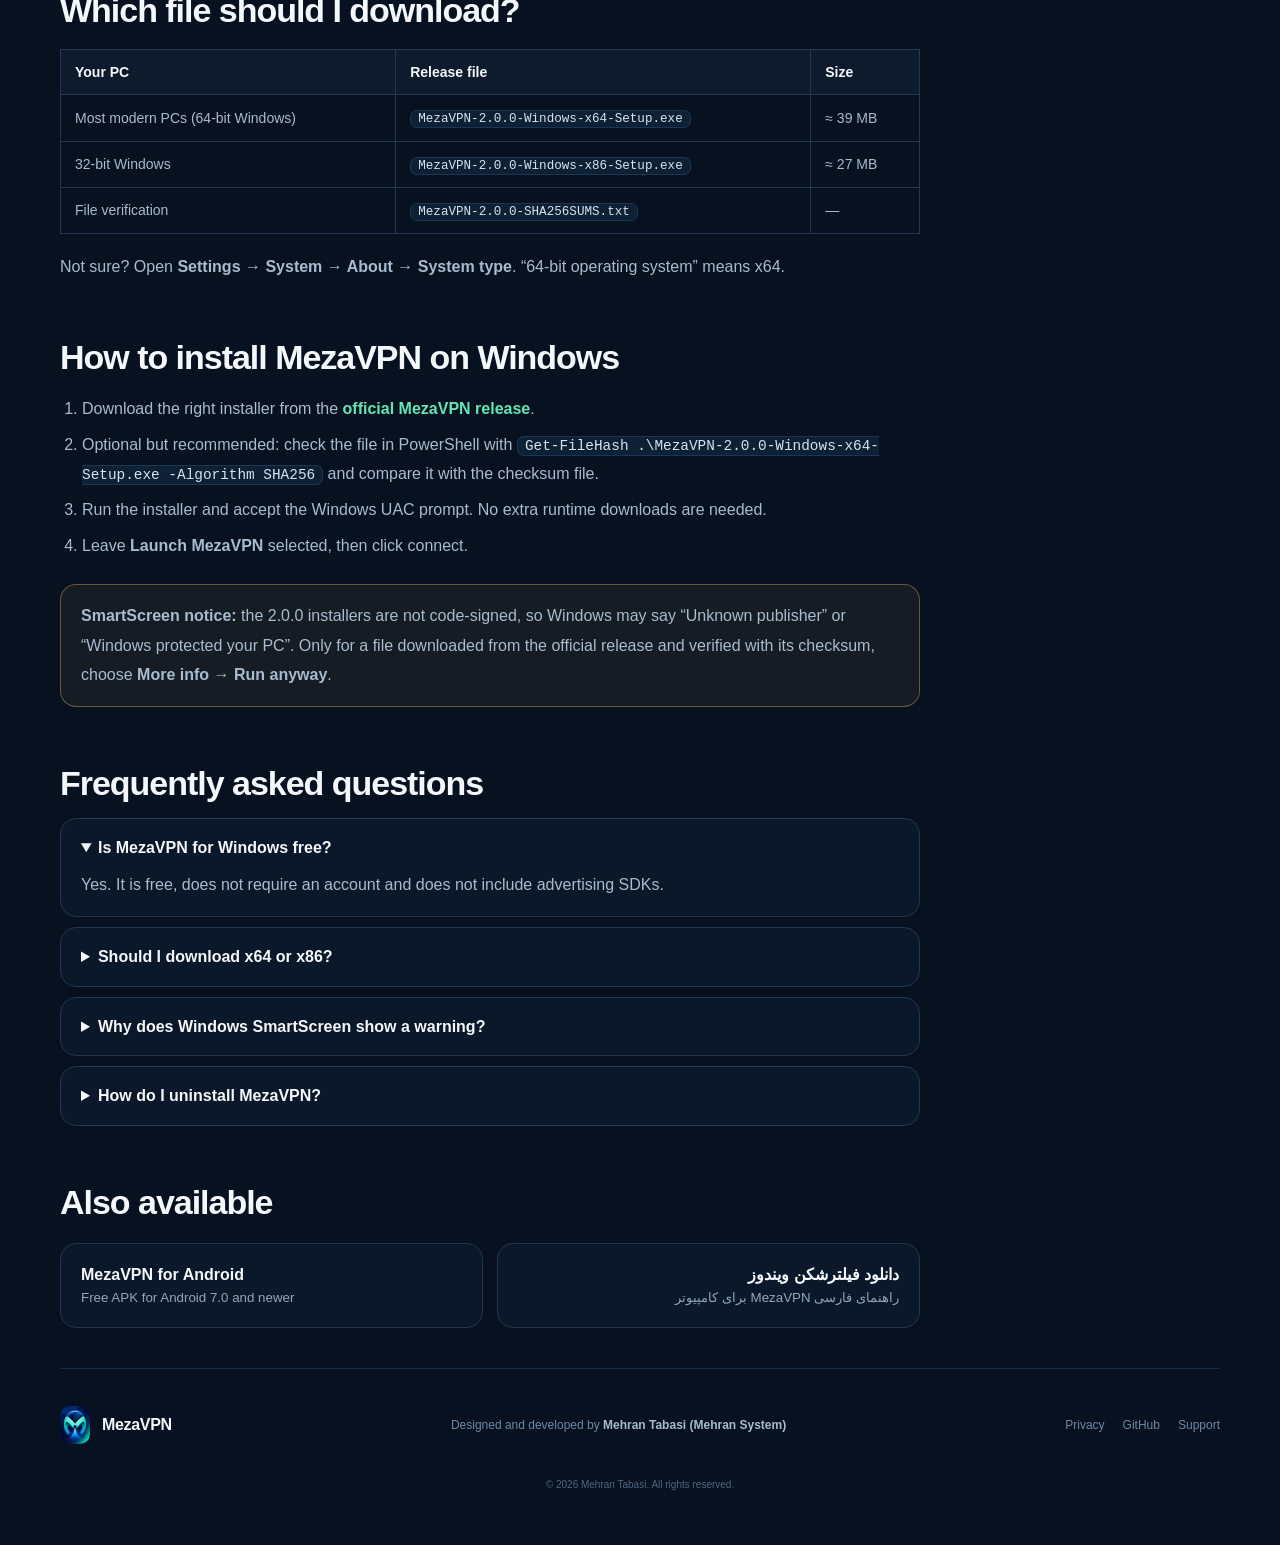
<file: docs/vpn-for-windows.html>
<!doctype html>
<html lang="en">
<head>
  <meta charset="utf-8">
  <meta name="viewport" content="width=device-width,initial-scale=1">
  <meta name="theme-color" content="#07111f">
  <title>Free VPN for Windows PC – Download MezaVPN (x64 &amp; x86)</title>
  <meta name="description" content="Download MezaVPN, a free native VPN app for Windows PCs. Offline x64 and x86 installers, Auto or manual servers, system-tray controls, no account and no ads.">
  <meta name="robots" content="index,follow,max-image-preview:large,max-snippet:-1,max-video-preview:-1">
  <link rel="canonical" href="https://mehrantabasi.github.io/MezaVPN/vpn-for-windows.html">
  <link rel="alternate" hreflang="en" href="https://mehrantabasi.github.io/MezaVPN/vpn-for-windows.html">
  <link rel="alternate" hreflang="fa" href="https://mehrantabasi.github.io/MezaVPN/fa-windows.html">
  <link rel="alternate" hreflang="x-default" href="https://mehrantabasi.github.io/MezaVPN/vpn-for-windows.html">
  <meta property="og:title" content="Free VPN for Windows PC – MezaVPN">
  <meta property="og:description" content="Native MezaVPN app for Windows: free, no account, no ads. Offline x64 and x86 installers with SHA-256 checksums.">
  <meta property="og:type" content="website">
  <meta property="og:url" content="https://mehrantabasi.github.io/MezaVPN/vpn-for-windows.html">
  <meta property="og:image" content="https://mehrantabasi.github.io/MezaVPN/assets/og-image.jpg">
  <meta property="og:image:width" content="1200">
  <meta property="og:image:height" content="630">
  <meta property="og:image:alt" content="MezaVPN for Windows connection screen">
  <meta property="og:site_name" content="MezaVPN">
  <meta property="og:locale" content="en_US">
  <meta name="twitter:card" content="summary_large_image">
  <meta name="twitter:image" content="https://mehrantabasi.github.io/MezaVPN/assets/og-image.jpg">
  <link rel="icon" href="assets/favicon-48.png" sizes="48x48" type="image/png">
  <link rel="icon" href="assets/icon-192.png" sizes="192x192" type="image/png">
  <link rel="apple-touch-icon" href="assets/apple-touch-icon.png">
  <link rel="manifest" href="site.webmanifest">
  <link rel="stylesheet" href="styles.css">
  <script type="application/ld+json">
  {
    "@context": "https://schema.org",
    "@graph": [
      {
        "@type": "SoftwareApplication",
        "name": "MezaVPN for Windows",
        "alternateName": ["MezaVPN", "Meza VPN"],
        "description": "Free native VPN app for Windows with Auto and manual connection modes, verified connection status, server search and system-tray controls. No account and no advertising SDKs.",
        "applicationCategory": "SecurityApplication",
        "applicationSubCategory": "VPN",
        "operatingSystem": "Windows (x64 and x86), Windows 11 recommended",
        "softwareVersion": "2.0.0",
        "url": "https://mehrantabasi.github.io/MezaVPN/vpn-for-windows.html",
        "downloadUrl": "https://github.com/mehrantabasi/MezaVPN/releases/latest",
        "image": "https://mehrantabasi.github.io/MezaVPN/assets/logo-512.png",
        "screenshot": "https://mehrantabasi.github.io/MezaVPN/assets/mezavpn-windows-screenshot.jpg",
        "isAccessibleForFree": true,
        "offers": {"@type": "Offer", "price": "0", "priceCurrency": "USD"},
        "author": {"@type": "Person", "name": "Mehran Tabasi"},
        "publisher": {"@id": "https://mehrantabasi.github.io/MezaVPN/#publisher"}
      },
      {
        "@type": "Organization",
        "@id": "https://mehrantabasi.github.io/MezaVPN/#publisher",
        "name": "Mehran System",
        "url": "https://mehran-system.ir/",
        "logo": "https://mehrantabasi.github.io/MezaVPN/assets/logo-512.png"
      },
      {
        "@type": "BreadcrumbList",
        "itemListElement": [
          {"@type": "ListItem", "position": 1, "name": "MezaVPN", "item": "https://mehrantabasi.github.io/MezaVPN/"},
          {"@type": "ListItem", "position": 2, "name": "VPN for Windows", "item": "https://mehrantabasi.github.io/MezaVPN/vpn-for-windows.html"}
        ]
      },
      {
        "@type": "FAQPage",
        "mainEntity": [
          {"@type": "Question", "name": "Is MezaVPN for Windows free?", "acceptedAnswer": {"@type": "Answer", "text": "Yes. MezaVPN for Windows is free, does not require an account and does not include advertising SDKs."}},
          {"@type": "Question", "name": "Should I download x64 or x86?", "acceptedAnswer": {"@type": "Answer", "text": "Most modern PCs need the x64 installer. Use x86 only on 32-bit Windows. You can check under Settings → System → About → System type."}},
          {"@type": "Question", "name": "Why does Windows SmartScreen show a warning?", "acceptedAnswer": {"@type": "Answer", "text": "The MezaVPN 2.0.0 Windows installers are not signed with an Authenticode certificate, so SmartScreen may show Unknown publisher. Download only from the official GitHub release and verify the SHA-256 checksum before choosing More info → Run anyway."}},
          {"@type": "Question", "name": "How do I uninstall MezaVPN on Windows?", "acceptedAnswer": {"@type": "Answer", "text": "Use Windows Settings → Apps. The uninstaller removes the MezaVPN service, files, shortcuts, settings, caches and MezaVPN-owned AppData and ProgramData content."}}
        ]
      }
    ]
  }
  </script>
</head>
<body>
  <div class="ambient ambient-one"></div>
  <header class="nav wrap">
    <a class="brand" href="./" aria-label="MezaVPN home"><img src="assets/icon-192.png" alt="" width="38" height="38"><span>MezaVPN</span></a>
    <nav aria-label="Main navigation">
      <a href="./">Home</a>
      <a href="vpn-for-android.html">Android</a>
      <a href="fa-windows.html" lang="fa">فارسی</a>
      <a class="nav-download" href="https://github.com/mehrantabasi/MezaVPN/releases/latest">Download</a>
    </nav>
  </header>

  <main class="wrap">
    <nav class="crumbs" aria-label="Breadcrumb"><a href="./">MezaVPN</a><span>›</span>VPN for Windows</nav>
    <article class="article">
      <div class="eyebrow"><span></span> Windows x64 &amp; x86 · Free · Windows 11 recommended</div>
      <h1>Free VPN for Windows PC: <em>MezaVPN</em></h1>
      <p class="lead"><strong>MezaVPN for Windows</strong> is a free, native desktop VPN app built for mouse and keyboard. Click once to let Auto choose a server, or pick one from a searchable list. It lives in the system tray, needs no account, shows no ads, and installs from an offline setup file with everything included.</p>
      <div class="actions">
        <a class="button primary" href="https://github.com/mehrantabasi/MezaVPN/releases/latest">Download MezaVPN for Windows</a>
        <a class="button secondary" href="#install">Installation guide</a>
      </div>

      <figure>
        <picture>
          <source srcset="assets/mezavpn-windows-screenshot.webp" type="image/webp">
          <img src="assets/mezavpn-windows-screenshot.jpg" width="1280" height="824" alt="MezaVPN for Windows connection screen with Auto mode and one-click connect button" loading="lazy">
        </picture>
        <figcaption>MezaVPN 2.0 for Windows – connection screen with Auto mode.</figcaption>
      </figure>

      <h2>Features of MezaVPN for Windows</h2>
      <ul>
        <li><strong>Auto and manual modes</strong> with bounded connection attempts – no endless “connecting…”.</li>
        <li><strong>Verified connection status</strong> – Connected appears only after real internet access is confirmed.</li>
        <li><strong>Server search and filters</strong> – Unicode search, availability filters, and sorting by response or location.</li>
        <li><strong>System-tray controls</strong>, optional start with Windows, live traffic details and diagnostics.</li>
        <li><strong>Reliable recovery</strong> after sleep, network changes or failed connection attempts.</li>
        <li><strong>Protected local data</strong> – cached server profiles are encrypted with Windows user-bound encryption.</li>
        <li><strong>Clean installer</strong> – desktop and Start Menu shortcuts, in-place upgrades, and full removal on uninstall.</li>
      </ul>

      <h2>Which file should I download?</h2>
      <table>
        <tr><th>Your PC</th><th>Release file</th><th>Size</th></tr>
        <tr><td>Most modern PCs (64-bit Windows)</td><td><code>MezaVPN-2.0.0-Windows-x64-Setup.exe</code></td><td>≈ 39 MB</td></tr>
        <tr><td>32-bit Windows</td><td><code>MezaVPN-2.0.0-Windows-x86-Setup.exe</code></td><td>≈ 27 MB</td></tr>
        <tr><td>File verification</td><td><code>MezaVPN-2.0.0-SHA256SUMS.txt</code></td><td>—</td></tr>
      </table>
      <p>Not sure? Open <strong>Settings → System → About → System type</strong>. “64-bit operating system” means x64.</p>

      <h2 id="install">How to install MezaVPN on Windows</h2>
      <ol>
        <li>Download the right installer from the <a href="https://github.com/mehrantabasi/MezaVPN/releases/latest">official MezaVPN release</a>.</li>
        <li>Optional but recommended: check the file in PowerShell with <code>Get-FileHash .\MezaVPN-2.0.0-Windows-x64-Setup.exe -Algorithm SHA256</code> and compare it with the checksum file.</li>
        <li>Run the installer and accept the Windows UAC prompt. No extra runtime downloads are needed.</li>
        <li>Leave <strong>Launch MezaVPN</strong> selected, then click connect.</li>
      </ol>
      <div class="note"><p><strong>SmartScreen notice:</strong> the 2.0.0 installers are not code-signed, so Windows may say “Unknown publisher” or “Windows protected your PC”. Only for a file downloaded from the official release and verified with its checksum, choose <strong>More info → Run anyway</strong>.</p></div>

      <h2>Frequently asked questions</h2>
      <div class="faq-list">
        <details open><summary>Is MezaVPN for Windows free?</summary><p>Yes. It is free, does not require an account and does not include advertising SDKs.</p></details>
        <details><summary>Should I download x64 or x86?</summary><p>Most modern PCs need x64. Use x86 only on 32-bit Windows.</p></details>
        <details><summary>Why does Windows SmartScreen show a warning?</summary><p>The installers are not signed with an Authenticode certificate. Download only from the official release and verify the SHA-256 checksum before running it.</p></details>
        <details><summary>How do I uninstall MezaVPN?</summary><p>Use Windows Settings → Apps. The uninstaller removes the MezaVPN service, files, shortcuts, settings, caches and MezaVPN-owned data.</p></details>
      </div>

      <h2>Also available</h2>
      <div class="related">
        <a href="vpn-for-android.html"><strong>MezaVPN for Android</strong><small>Free APK for Android 7.0 and newer</small></a>
        <a href="fa-windows.html" lang="fa" dir="rtl"><strong>دانلود فیلترشکن ویندوز</strong><small>راهنمای فارسی MezaVPN برای کامپیوتر</small></a>
      </div>
    </article>
  </main>

  <footer class="wrap">
    <div class="brand"><img src="assets/icon-192.png" alt="" width="30" height="30"><span>MezaVPN</span></div>
    <p>Designed and developed by <strong>Mehran Tabasi (Mehran System)</strong></p>
    <div><a href="privacy.html">Privacy</a><a href="https://github.com/mehrantabasi/MezaVPN">GitHub</a><a href="https://github.com/mehrantabasi/MezaVPN/issues">Support</a></div>
    <small>© 2026 Mehran Tabasi. All rights reserved.</small>
  </footer>
</body>
</html>
</file>
<file: docs/styles.css>
:root{--bg:#07111f;--panel:#0d1b2d;--panel2:#10243a;--text:#f4f7fb;--muted:#91a5be;--mint:#62e6b5;--blue:#63a8ff;--line:#203651}*{box-sizing:border-box}html{scroll-behavior:smooth}body{margin:0;background:var(--bg);color:var(--text);font-family:Inter,ui-sans-serif,-apple-system,BlinkMacSystemFont,"Segoe UI",sans-serif;line-height:1.6;overflow-x:hidden}a{color:inherit;text-decoration:none}.wrap{width:min(1160px,calc(100% - 44px));margin:auto}.ambient{position:absolute;border-radius:50%;filter:blur(4px);pointer-events:none}.ambient-one{width:600px;height:600px;right:-270px;top:-250px;background:radial-gradient(circle,rgba(99,168,255,.17),transparent 68%)}.ambient-two{width:460px;height:460px;left:-280px;top:520px;background:radial-gradient(circle,rgba(98,230,181,.1),transparent 68%)}.nav{height:88px;display:flex;align-items:center;justify-content:space-between;position:relative;z-index:5}.brand{display:flex;align-items:center;gap:12px;font-weight:750;font-size:20px;letter-spacing:-.02em}.brand img{width:38px;height:38px}.nav nav{display:flex;align-items:center;gap:30px;color:var(--muted);font-size:14px;font-weight:600}.nav nav a:hover{color:var(--text)}.nav-download{padding:10px 18px;border:1px solid rgba(98,230,181,.35);border-radius:12px;color:var(--mint)!important;background:rgba(98,230,181,.07)}.hero{min-height:650px;display:grid;grid-template-columns:1.05fr .95fr;align-items:center;gap:40px;padding-top:30px;padding-bottom:70px;position:relative}.eyebrow{color:#b7c7d9;text-transform:uppercase;letter-spacing:.16em;font-size:12px;font-weight:700;display:flex;align-items:center;gap:10px}.eyebrow span{display:inline-block;width:7px;height:7px;border-radius:50%;background:var(--mint);box-shadow:0 0 16px rgba(98,230,181,.7)}h1{font-size:clamp(58px,7vw,88px);line-height:.98;letter-spacing:-.055em;margin:24px 0}h1 em,h2 em{font-style:normal;background:linear-gradient(90deg,var(--mint),var(--blue));-webkit-background-clip:text;background-clip:text;color:transparent}.hero-copy>p{max-width:580px;color:var(--muted);font-size:19px;line-height:1.75}.actions{display:flex;gap:13px;margin-top:34px;flex-wrap:wrap}.button{min-height:52px;padding:0 23px;border-radius:15px;display:inline-flex;align-items:center;justify-content:center;gap:10px;font-weight:750;font-size:14px;transition:.2s transform,.2s box-shadow}.button:hover{transform:translateY(-2px)}.button.primary{color:#06131f;background:linear-gradient(135deg,var(--mint),#80d9fb);box-shadow:0 13px 36px rgba(98,230,181,.17)}.button.secondary{border:1px solid var(--line);background:rgba(16,36,58,.55)}.button svg{width:19px;fill:none;stroke:currentColor;stroke-width:2;stroke-linecap:round;stroke-linejoin:round}.meta{display:flex;align-items:center;gap:12px;color:#7188a4;font-size:12px;margin-top:26px}.meta i{width:3px;height:3px;border-radius:50%;background:#46617f}.device-scene{height:570px;position:relative;display:flex;align-items:center;justify-content:center}.orbit{position:absolute;border:1px solid rgba(99,168,255,.12);border-radius:50%}.orbit-one{width:470px;height:470px}.orbit-two{width:350px;height:350px}.phone{width:284px;height:548px;border:2px solid #294869;border-radius:43px;background:#081525;padding:29px 19px 20px;box-shadow:0 40px 90px rgba(0,0,0,.42),0 0 80px rgba(99,168,255,.09);position:relative;transform:rotate(2deg)}.speaker{position:absolute;top:12px;left:112px;width:58px;height:5px;border-radius:5px;background:#1d334e}.appbar{display:flex;align-items:center;gap:10px;margin:8px 2px 22px}.appbar img{width:38px}.appbar div{display:flex;flex-direction:column}.appbar strong{font-size:15px}.appbar small{color:#6f86a1;font-size:9px}.connection-card{height:249px;border:1px solid #31577f;border-radius:26px;background:radial-gradient(circle at 15% 5%,rgba(99,168,255,.22),transparent 44%),var(--panel);display:flex;flex-direction:column;align-items:center;padding:20px}.status{color:var(--mint);font-size:10px;font-weight:800;letter-spacing:.15em}.status span{display:inline-block;width:6px;height:6px;border-radius:50%;background:var(--mint);margin-right:6px}.power{width:94px;height:94px;border-radius:50%;margin:17px 0 12px;background:linear-gradient(145deg,#78bcff,#518ff0);box-shadow:0 12px 36px rgba(99,168,255,.25);display:grid;place-items:center}.power div{width:41px;height:41px;border:7px solid #07111f;border-top-color:transparent;border-radius:50%;position:relative}.power div:after{content:"";position:absolute;width:7px;height:25px;background:#07111f;border-radius:5px;left:10px;top:-14px}.connection-card>strong{font-size:15px}.connection-card>small{font-size:10px;color:#7d93ad}.quick-row{display:grid;grid-template-columns:1fr 1fr;gap:10px;margin:12px 0}.quick-row span{background:#0e2034;border:1px solid #1b3552;border-radius:12px;padding:12px 3px;text-align:center;font-size:10px;color:#b9c8d8}.server{height:60px;border-radius:15px;background:#0d1c2e;border:1px solid #1c3551;display:flex;align-items:center;padding:9px 11px;gap:10px}.globe{width:34px;height:34px;border-radius:10px;display:grid;place-items:center;color:var(--mint);background:rgba(98,230,181,.09)}.server div:nth-child(2){display:flex;flex-direction:column;flex:1}.server strong{font-size:11px}.server small{font-size:9px;color:#7188a4}.server b{font-size:10px;color:var(--mint)}.section{padding:115px 0}.section-heading h2,.failover h2,.privacy h2,.download h2{font-size:clamp(38px,5vw,58px);line-height:1.08;letter-spacing:-.045em;margin:18px 0}.feature-grid{display:grid;grid-template-columns:repeat(3,1fr);gap:16px;margin-top:50px}.feature-grid article{min-height:245px;padding:28px;border-radius:24px;background:linear-gradient(145deg,rgba(16,36,58,.9),rgba(10,24,41,.9));border:1px solid var(--line);transition:.2s transform,.2s border-color}.feature-grid article:hover{transform:translateY(-4px);border-color:#365b83}.icon{width:44px;height:44px;border-radius:14px;display:grid;place-items:center;font-size:21px;font-weight:700;margin-bottom:35px}.icon.mint{color:var(--mint);background:rgba(98,230,181,.1)}.icon.blue{color:var(--blue);background:rgba(99,168,255,.1)}.icon.violet{color:#b995ff;background:rgba(185,149,255,.1)}.icon.amber{color:#ffc86b;background:rgba(255,200,107,.1)}h3{font-size:19px;margin:0 0 10px}.feature-grid p,.failover p,.privacy p{font-size:14px;color:var(--muted);margin:0;line-height:1.75}.failover{min-height:550px;margin-top:30px;margin-bottom:130px;padding:62px;display:grid;grid-template-columns:1fr .8fr;gap:80px;align-items:center;border:1px solid var(--line);border-radius:34px;background:radial-gradient(circle at 100% 0,rgba(99,168,255,.13),transparent 45%),#0a1829}.failover h2{font-size:47px}.failover-copy>p{max-width:570px}.failover ul{list-style:none;margin:30px 0 0;padding:0;display:flex;gap:8px;flex-wrap:wrap}.failover li{border:1px solid #243e5d;border-radius:13px;padding:11px 15px;display:flex;flex-direction:column}.failover li b{font-size:12px}.failover li span{font-size:9px;color:#7289a4}.failover li.active{border-color:rgba(98,230,181,.5);background:rgba(98,230,181,.07)}.failover li.active b{color:var(--mint)}.signal-card{background:#081421;border:1px solid #284764;border-radius:25px;padding:26px;box-shadow:0 25px 50px rgba(0,0,0,.25)}.signal-head,.signal-foot{display:flex;align-items:center;justify-content:space-between}.signal-head span{color:#8297af;font-size:12px}.signal-head b{color:var(--mint);font-size:12px}.bars{height:175px;display:flex;align-items:end;gap:8px;border-bottom:1px solid #1c3450;margin:30px 0 20px}.bars i{flex:1;min-width:5px;border-radius:6px 6px 1px 1px;background:linear-gradient(180deg,var(--mint),rgba(99,168,255,.45));opacity:.8}.signal-foot{font-size:12px}.signal-foot span{color:#8ea3bb}.signal-foot span i{display:inline-block;width:7px;height:7px;border-radius:50%;background:var(--mint);margin-right:7px}.signal-foot strong{font-size:16px}.privacy{background:#0a1829;border-top:1px solid #192f49;border-bottom:1px solid #192f49}.privacy-inner{display:grid;grid-template-columns:1fr 1fr;gap:90px;align-items:center;min-height:440px}.privacy h2{font-size:51px}.privacy p{font-size:16px}.privacy a{display:inline-block;color:var(--mint);font-weight:700;font-size:14px;margin-top:24px}.privacy a span{padding-left:8px}.download{margin-top:100px;margin-bottom:100px;min-height:150px;padding:32px 38px;border-radius:28px;border:1px solid #284965;background:linear-gradient(100deg,rgba(98,230,181,.08),rgba(99,168,255,.08));display:grid;grid-template-columns:auto 1fr auto;align-items:center;gap:26px}.download img{width:72px}.download h2{font-size:28px;margin:0 0 4px}.download p{color:var(--muted);margin:0;font-size:14px}footer{padding:35px 0 55px;border-top:1px solid #172d46;display:grid;grid-template-columns:auto 1fr auto;align-items:center;gap:30px;color:#7188a4;font-size:12px}footer .brand{color:var(--text);font-size:16px}footer .brand img{width:30px}footer p{text-align:center}footer strong{color:#a8bbcf}footer>div:nth-child(3){display:flex;gap:18px}footer a:hover{color:var(--text)}footer small{grid-column:1/-1;text-align:center;color:#4f6680}@media(max-width:900px){.nav nav>a:not(.nav-download){display:none}.hero{grid-template-columns:1fr;padding-top:70px}.hero-copy{text-align:center}.eyebrow,.actions,.meta{justify-content:center}.hero-copy>p{margin-left:auto;margin-right:auto}.device-scene{height:610px}.feature-grid{grid-template-columns:repeat(2,1fr)}.failover{grid-template-columns:1fr;gap:45px;padding:42px}.privacy-inner{grid-template-columns:1fr;gap:20px;padding:80px 0}.download{grid-template-columns:auto 1fr}.download .button{grid-column:1/-1}footer{grid-template-columns:1fr;text-align:center}footer .brand,footer>div:nth-child(3){justify-content:center}footer p{margin:0}footer small{grid-column:auto}}@media(max-width:600px){.wrap{width:min(100% - 28px,1160px)}.nav{height:75px}.brand{font-size:17px}.brand img{width:34px}.nav-download{padding:8px 13px}.hero{padding-top:50px}h1{font-size:55px}.hero-copy>p{font-size:16px}.meta{font-size:10px}.device-scene{height:565px}.phone{transform:scale(.92)}.section{padding:85px 0}.section-heading h2{font-size:38px}.feature-grid{grid-template-columns:1fr}.feature-grid article{min-height:210px}.failover{padding:30px 22px;margin-bottom:90px}.failover h2,.privacy h2{font-size:38px}.signal-card{padding:20px}.download{grid-template-columns:1fr;text-align:center;padding:30px 22px}.download img{margin:auto}.download h2{font-size:25px}.actions{flex-direction:column}.button{width:100%}}
.ambient{position:fixed}.faq{padding:115px 0 20px}.faq-grid{display:grid;grid-template-columns:repeat(2,1fr);gap:16px;margin-top:45px}.faq-grid article{padding:28px;border:1px solid var(--line);border-radius:22px;background:rgba(13,27,45,.72)}.faq-grid h3{font-size:18px}.faq-grid p{margin:0;color:var(--muted);font-size:14px;line-height:1.8}.faq-grid a{color:var(--mint);font-weight:700}.faq-grid code{color:#bcd0e5}@media(max-width:600px){.orbit-one{width:100%;height:auto;aspect-ratio:1}.orbit-two{width:90%;height:auto;aspect-ratio:1}.faq{padding:85px 0 10px}.faq-grid{grid-template-columns:1fr;margin-top:32px}.faq-grid article{padding:22px}}
.brand img{border-radius:10px}.screens{padding:40px 0 20px}.screens figure{margin:40px 0 0;border:1px solid var(--line);border-radius:24px;overflow:hidden;background:#081421;box-shadow:0 30px 70px rgba(0,0,0,.35)}.screens img{display:block;width:100%;height:auto}.screens figcaption{padding:14px 22px;color:var(--muted);font-size:13px;border-top:1px solid var(--line)}.platforms{padding:60px 0 20px}.platform-grid{display:grid;grid-template-columns:repeat(2,1fr);gap:16px;margin-top:40px}.platform-grid a{display:block;padding:30px;border:1px solid var(--line);border-radius:24px;background:linear-gradient(145deg,rgba(16,36,58,.9),rgba(10,24,41,.9));transition:.2s transform,.2s border-color}.platform-grid a:hover{transform:translateY(-4px);border-color:#365b83}.platform-grid h3{font-size:22px}.platform-grid p{margin:0;color:var(--muted);font-size:14px}.platform-grid span{display:inline-block;margin-top:18px;color:var(--mint);font-weight:700;font-size:14px}
.article{max-width:860px;padding:50px 0 40px}.article h1{font-size:clamp(40px,6vw,64px);line-height:1.05;margin:20px 0}.article>p.lead{font-size:19px;color:var(--muted);line-height:1.75}.article h2{font-size:clamp(26px,3.4vw,34px);letter-spacing:-.03em;line-height:1.2;margin:56px 0 14px}.article h3{margin-top:28px}.article p,.article li{color:#a9bbcf;font-size:16px;line-height:1.85}.article a:not(.button){color:var(--mint);font-weight:600}.article ol,.article ul{padding-inline-start:22px}.article li{margin:6px 0}.article code{color:#d6e3f1;background:#0e2034;border:1px solid #1b3552;border-radius:7px;padding:1px 7px;font-size:.9em}.article table{width:100%;border-collapse:collapse;margin:18px 0;font-size:14px}.article th,.article td{border:1px solid var(--line);padding:11px 14px;text-align:start}.article th{background:#0d1b2d;color:var(--text)}.article td{color:#a9bbcf}.article .actions{margin:30px 0}.article figure{margin:34px 0;border:1px solid var(--line);border-radius:20px;overflow:hidden}.article figure img{display:block;width:100%;height:auto}.article figcaption{padding:12px 18px;color:var(--muted);font-size:13px;border-top:1px solid var(--line)}.note{border:1px solid rgba(255,200,107,.35);background:rgba(255,200,107,.06);border-radius:16px;padding:16px 20px;margin:24px 0}.note p{margin:0}.crumbs{font-size:13px;color:#7188a4;padding-top:10px}.crumbs a{color:#9fb3c9}.crumbs a:hover{color:var(--text)}.crumbs span{margin:0 8px}.faq-list details{border:1px solid var(--line);border-radius:16px;background:rgba(13,27,45,.72);padding:16px 20px;margin:10px 0}.faq-list summary{cursor:pointer;font-weight:700;color:var(--text)}.faq-list details p{margin:10px 0 0}.related{display:grid;grid-template-columns:repeat(2,1fr);gap:14px;margin-top:20px}.related a{border:1px solid var(--line);border-radius:16px;padding:18px 20px;background:rgba(13,27,45,.72);color:var(--text)!important}.related small{display:block;color:var(--muted);font-weight:400}[dir=rtl] .article,[dir=rtl] .crumbs{text-align:right}[dir=rtl] .platform-grid a{text-align:right}@media(max-width:600px){.platform-grid,.related{grid-template-columns:1fr}.article{padding-top:30px}.article table{font-size:13px}.article th,.article td{padding:9px}}
</file>
